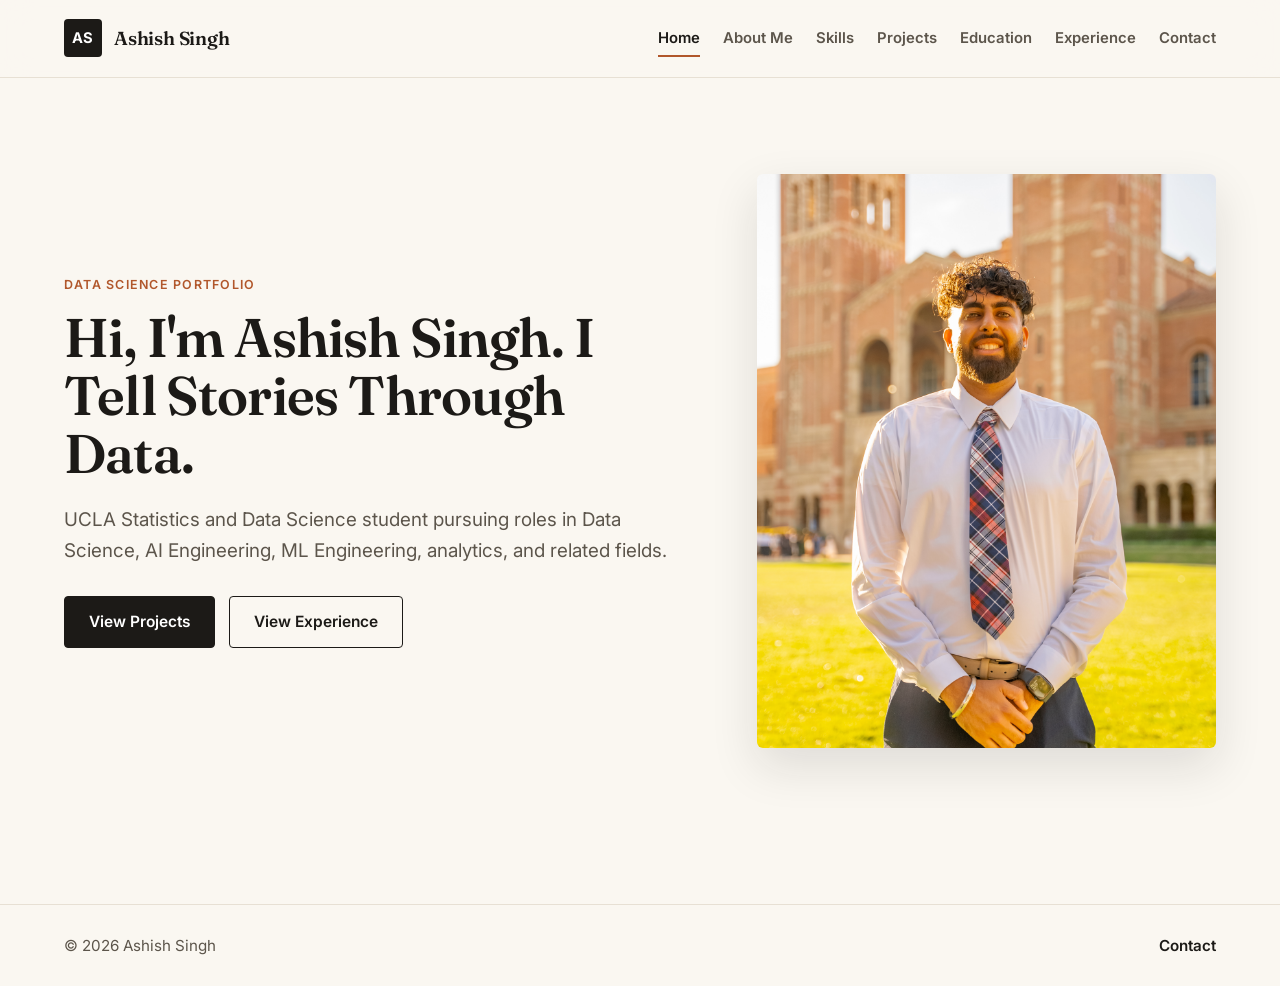
<file: index.html>
<!DOCTYPE html>
<html lang="en">
  <head>
    <meta charset="UTF-8" />
    <meta name="viewport" content="width=device-width, initial-scale=1.0" />
    <title>Ashish Singh | Portfolio</title>
    <meta
      name="description"
      content="Portfolio of Ashish Singh, a UCLA Statistics and Data Science student pursuing Data Science, AI Engineering, and ML Engineering roles. Explore projects, experience, and skills."
    />
    <link rel="canonical" href="https://aashishssingh.github.io/ashish-singh-portfolio.github.io/" />
    <meta property="og:type" content="website" />
    <meta property="og:title" content="Ashish Singh | Portfolio" />
    <meta
      property="og:description"
      content="Portfolio of Ashish Singh, a UCLA Statistics and Data Science student pursuing Data Science, AI Engineering, and ML Engineering roles."
    />
    <meta property="og:url" content="https://aashishssingh.github.io/ashish-singh-portfolio.github.io/" />
    <meta
      property="og:image"
      content="https://aashishssingh.github.io/ashish-singh-portfolio.github.io/assets/og-image.jpg"
    />
    <meta name="twitter:card" content="summary_large_image" />
    <meta name="twitter:title" content="Ashish Singh | Portfolio" />
    <meta
      name="twitter:description"
      content="Portfolio of Ashish Singh, a UCLA Statistics and Data Science student pursuing Data Science, AI Engineering, and ML Engineering roles."
    />
    <meta
      name="twitter:image"
      content="https://aashishssingh.github.io/ashish-singh-portfolio.github.io/assets/og-image.jpg"
    />
    <link rel="stylesheet" href="style.css" />
    <script type="application/ld+json">
      {
        "@context": "https://schema.org",
        "@type": "Person",
        "name": "Ashish Singh",
        "url": "https://aashishssingh.github.io/ashish-singh-portfolio.github.io/",
        "image": "https://aashishssingh.github.io/ashish-singh-portfolio.github.io/assets/og-image.jpg",
        "jobTitle": "Data Scientist",
        "alumniOf": {
          "@type": "CollegeOrUniversity",
          "name": "University of California, Los Angeles"
        },
        "email": "mailto:ashish.530singh@gmail.com",
        "sameAs": [
          "https://www.linkedin.com/in/ashish-530singh",
          "https://github.com/aashishssingh"
        ]
      }
    </script>
  </head>
  <body>
    <header class="site-header">
      <a class="brand" href="index.html" aria-label="Go to home">
        <span class="brand-mark">AS</span>
        <span>Ashish Singh</span>
      </a>

      <button class="nav-toggle" type="button" aria-expanded="false" aria-controls="site-nav">
        <span class="sr-only">Toggle navigation</span>
        <span></span>
        <span></span>
        <span></span>
      </button>

      <nav id="site-nav" class="site-nav" aria-label="Primary navigation">
        <a href="index.html" data-page="home">Home</a>
        <a href="about.html" data-page="about">About Me</a>
        <a href="skills.html" data-page="skills">Skills</a>
        <a href="projects.html" data-page="projects">Projects</a>
        <a href="education.html" data-page="education">Education</a>
        <a href="experience.html" data-page="experience">Experience</a>
        <a href="contact.html" data-page="contact">Contact</a>
      </nav>
    </header>

    <main data-page="home">
      <section class="hero section">
        <div class="hero-content">
          <p class="eyebrow">Data Science Portfolio</p>
          <h1>Hi, I'm Ashish Singh. I Tell Stories Through Data.</h1>
          <p class="hero-copy">
            UCLA Statistics and Data Science student pursuing roles in Data Science,
            AI Engineering, ML Engineering, analytics, and related fields.
          </p>
          <div class="hero-actions">
            <a class="button primary" href="projects.html">View Projects</a>
            <a class="button secondary" href="experience.html">View Experience</a>
          </div>
        </div>
        <div class="hero-visual" aria-label="Portrait of Ashish Singh">
          <img
            src="assets/ashish-graduation.jpeg"
            alt="Ashish Singh standing outdoors in front of a university building"
          />
        </div>
      </section>
    </main>

    <footer class="site-footer">
      <p>&copy; <span id="year"></span> Ashish Singh</p>
      <a href="contact.html">Contact</a>
    </footer>

    <script src="script.js"></script>
  </body>
</html>
</file>
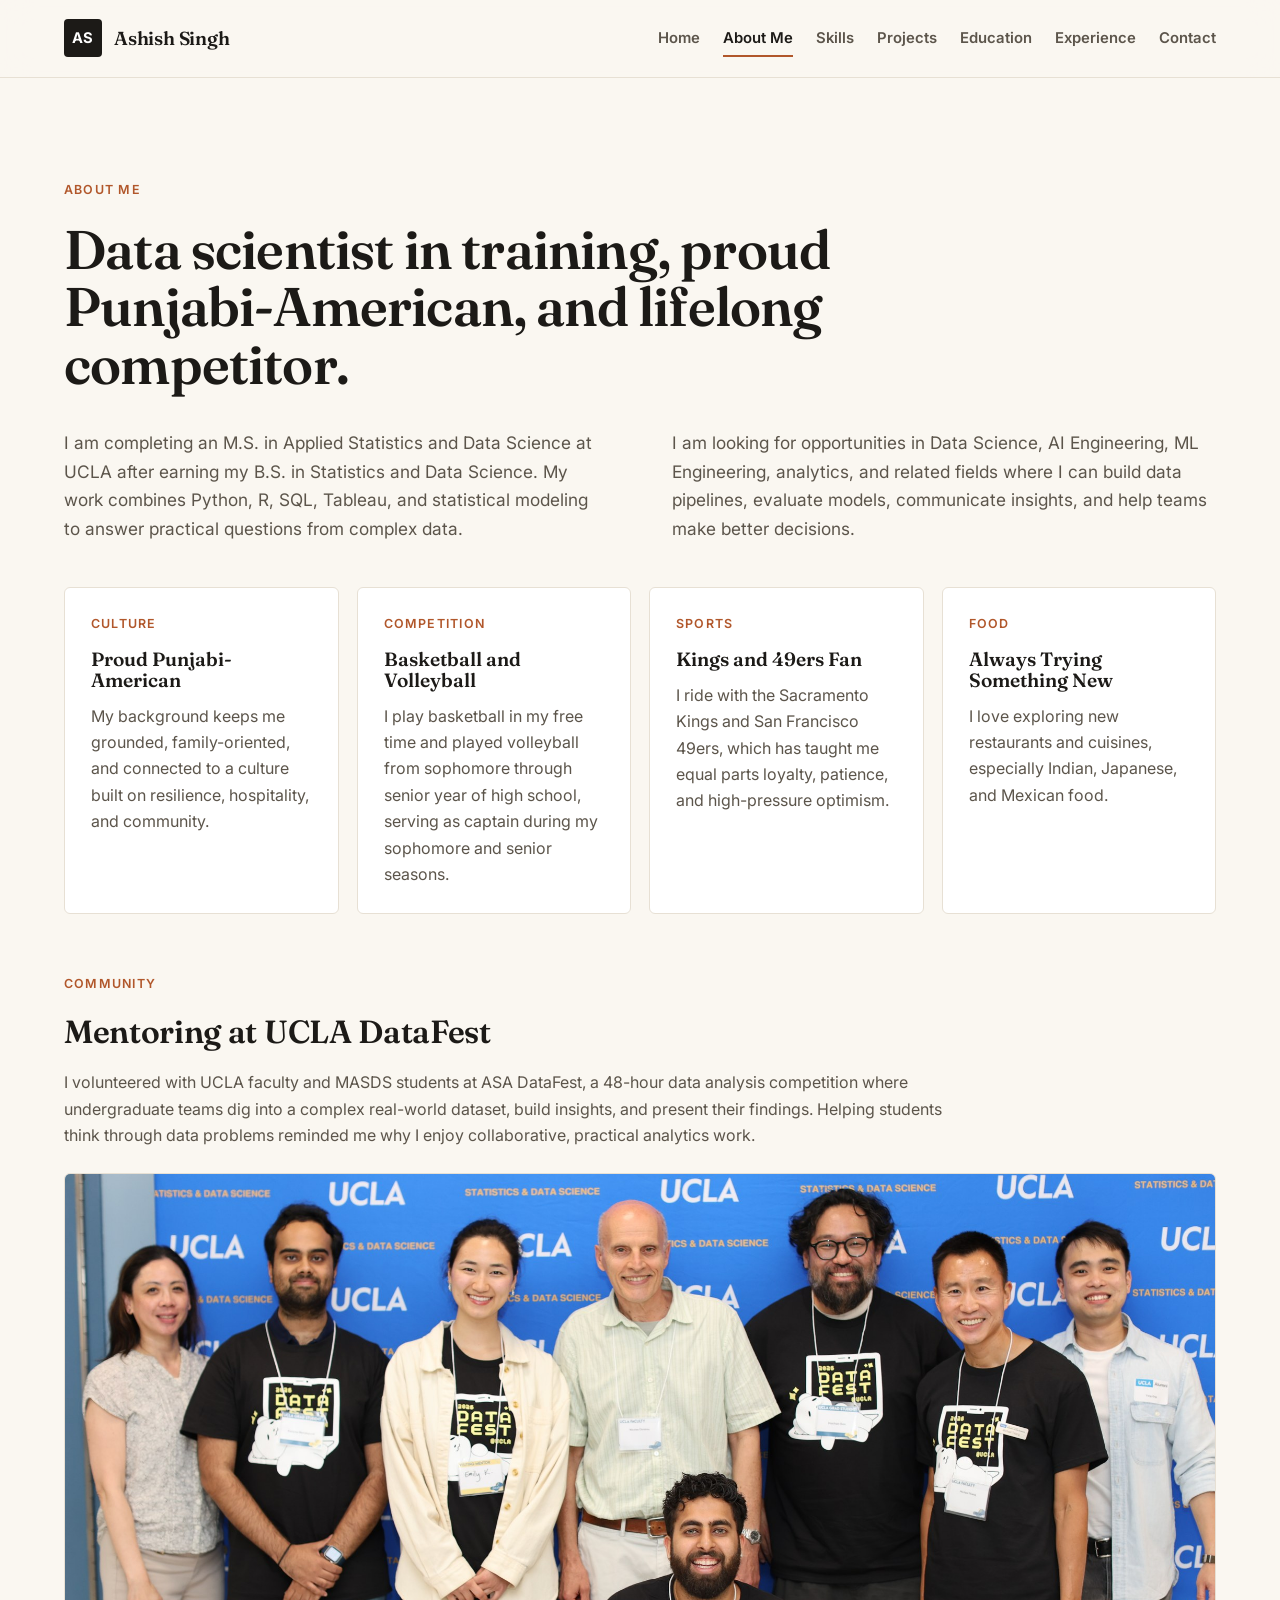
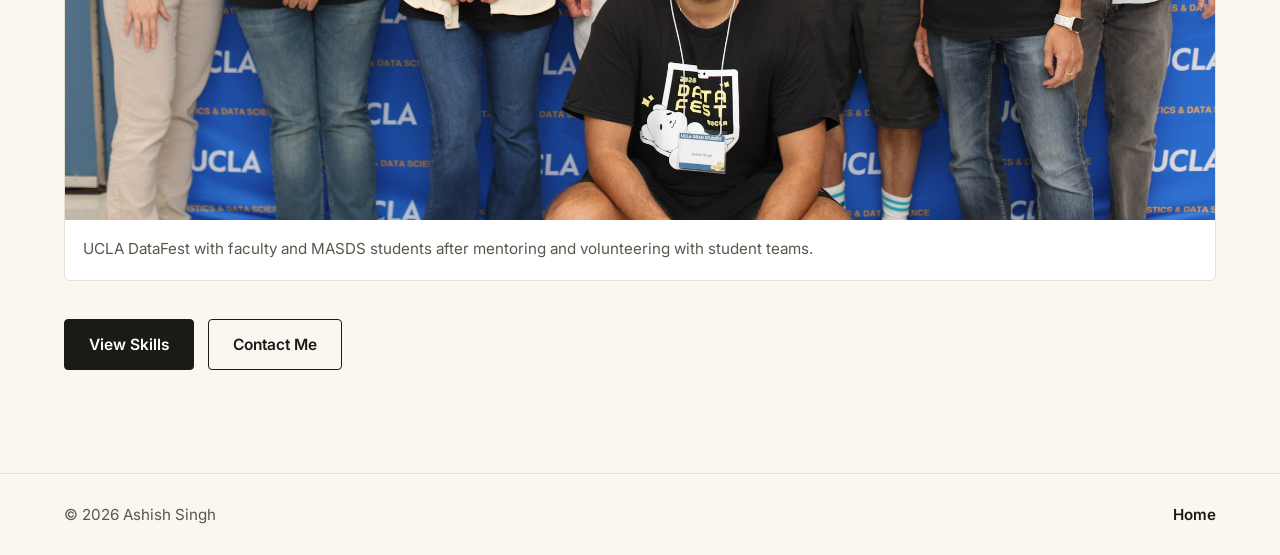
<file: about.html>
<!DOCTYPE html>
<html lang="en">
  <head>
    <meta charset="UTF-8" />
    <meta name="viewport" content="width=device-width, initial-scale=1.0" />
    <title>About Me | Ashish Singh</title>
    <meta
      name="description"
      content="Learn about Ashish Singh: UCLA MASDS student, Punjabi-American, DataFest mentor, and data scientist in training combining Python, R, SQL, and Tableau to answer practical questions."
    />
    <link rel="canonical" href="https://aashishssingh.github.io/ashish-singh-portfolio.github.io/about.html" />
    <meta property="og:type" content="profile" />
    <meta property="og:title" content="About Me | Ashish Singh" />
    <meta
      property="og:description"
      content="Learn about Ashish Singh: UCLA MASDS student, Punjabi-American, DataFest mentor, and data scientist in training."
    />
    <meta property="og:url" content="https://aashishssingh.github.io/ashish-singh-portfolio.github.io/about.html" />
    <meta
      property="og:image"
      content="https://aashishssingh.github.io/ashish-singh-portfolio.github.io/assets/og-image.jpg"
    />
    <meta name="twitter:card" content="summary_large_image" />
    <meta name="twitter:title" content="About Me | Ashish Singh" />
    <meta
      name="twitter:description"
      content="Learn about Ashish Singh: UCLA MASDS student, Punjabi-American, DataFest mentor, and data scientist in training."
    />
    <meta
      name="twitter:image"
      content="https://aashishssingh.github.io/ashish-singh-portfolio.github.io/assets/og-image.jpg"
    />
    <link rel="stylesheet" href="style.css" />
  </head>
  <body>
    <header class="site-header">
      <a class="brand" href="index.html" aria-label="Go to home">
        <span class="brand-mark">AS</span>
        <span>Ashish Singh</span>
      </a>

      <button class="nav-toggle" type="button" aria-expanded="false" aria-controls="site-nav">
        <span class="sr-only">Toggle navigation</span>
        <span></span>
        <span></span>
        <span></span>
      </button>

      <nav id="site-nav" class="site-nav" aria-label="Primary navigation">
        <a href="index.html" data-page="home">Home</a>
        <a href="about.html" data-page="about">About Me</a>
        <a href="skills.html" data-page="skills">Skills</a>
        <a href="projects.html" data-page="projects">Projects</a>
        <a href="education.html" data-page="education">Education</a>
        <a href="experience.html" data-page="experience">Experience</a>
        <a href="contact.html" data-page="contact">Contact</a>
      </nav>
    </header>

    <main class="page-main" data-page="about">
      <section class="section page-section about-section">
        <div class="section-heading">
          <p class="eyebrow">About Me</p>
          <h1>Data scientist in training, proud Punjabi-American, and lifelong competitor.</h1>
        </div>
        <div class="about-grid">
          <p>
            I am completing an M.S. in Applied Statistics and Data Science at UCLA after
            earning my B.S. in Statistics and Data Science. My work combines Python, R, SQL,
            Tableau, and statistical modeling to answer practical questions from complex data.
          </p>
          <p>
            I am looking for opportunities in Data Science, AI Engineering, ML Engineering,
            analytics, and related fields where I can build data pipelines, evaluate models,
            communicate insights, and help teams make better decisions.
          </p>
        </div>
        <div class="personality-grid" aria-label="Personal interests">
          <article>
            <p class="eyebrow">Culture</p>
            <h3>Proud Punjabi-American</h3>
            <p>My background keeps me grounded, family-oriented, and connected to a culture built on resilience, hospitality, and community.</p>
          </article>
          <article>
            <p class="eyebrow">Competition</p>
            <h3>Basketball and Volleyball</h3>
            <p>I play basketball in my free time and played volleyball from sophomore through senior year of high school, serving as captain during my sophomore and senior seasons.</p>
          </article>
          <article>
            <p class="eyebrow">Sports</p>
            <h3>Kings and 49ers Fan</h3>
            <p>I ride with the Sacramento Kings and San Francisco 49ers, which has taught me equal parts loyalty, patience, and high-pressure optimism.</p>
          </article>
          <article>
            <p class="eyebrow">Food</p>
            <h3>Always Trying Something New</h3>
            <p>I love exploring new restaurants and cuisines, especially Indian, Japanese, and Mexican food.</p>
          </article>
        </div>
        <div class="about-photo-section">
          <div class="section-heading">
            <p class="eyebrow">Community</p>
            <h2>Mentoring at UCLA DataFest</h2>
            <p>
              I volunteered with UCLA faculty and MASDS students at ASA DataFest, a
              48-hour data analysis competition where undergraduate teams dig into a
              complex real-world dataset, build insights, and present their findings.
              Helping students think through data problems reminded me why I enjoy
              collaborative, practical analytics work.
            </p>
          </div>
          <div class="photo-grid" aria-label="About Ashish photo gallery">
            <figure class="photo-card wide">
              <img
                src="assets/about/datafest-mentors.jpg"
                alt="Ashish Singh with UCLA faculty and MASDS students volunteering at DataFest"
              />
              <figcaption>
                UCLA DataFest with faculty and MASDS students after mentoring and volunteering with student teams.
              </figcaption>
            </figure>
          </div>
        </div>
        <div class="page-actions">
          <a class="button primary" href="skills.html">View Skills</a>
          <a class="button secondary" href="contact.html">Contact Me</a>
        </div>
      </section>
    </main>

    <footer class="site-footer">
      <p>&copy; <span id="year"></span> Ashish Singh</p>
      <a href="index.html">Home</a>
    </footer>

    <script src="script.js"></script>
  </body>
</html>
</file>
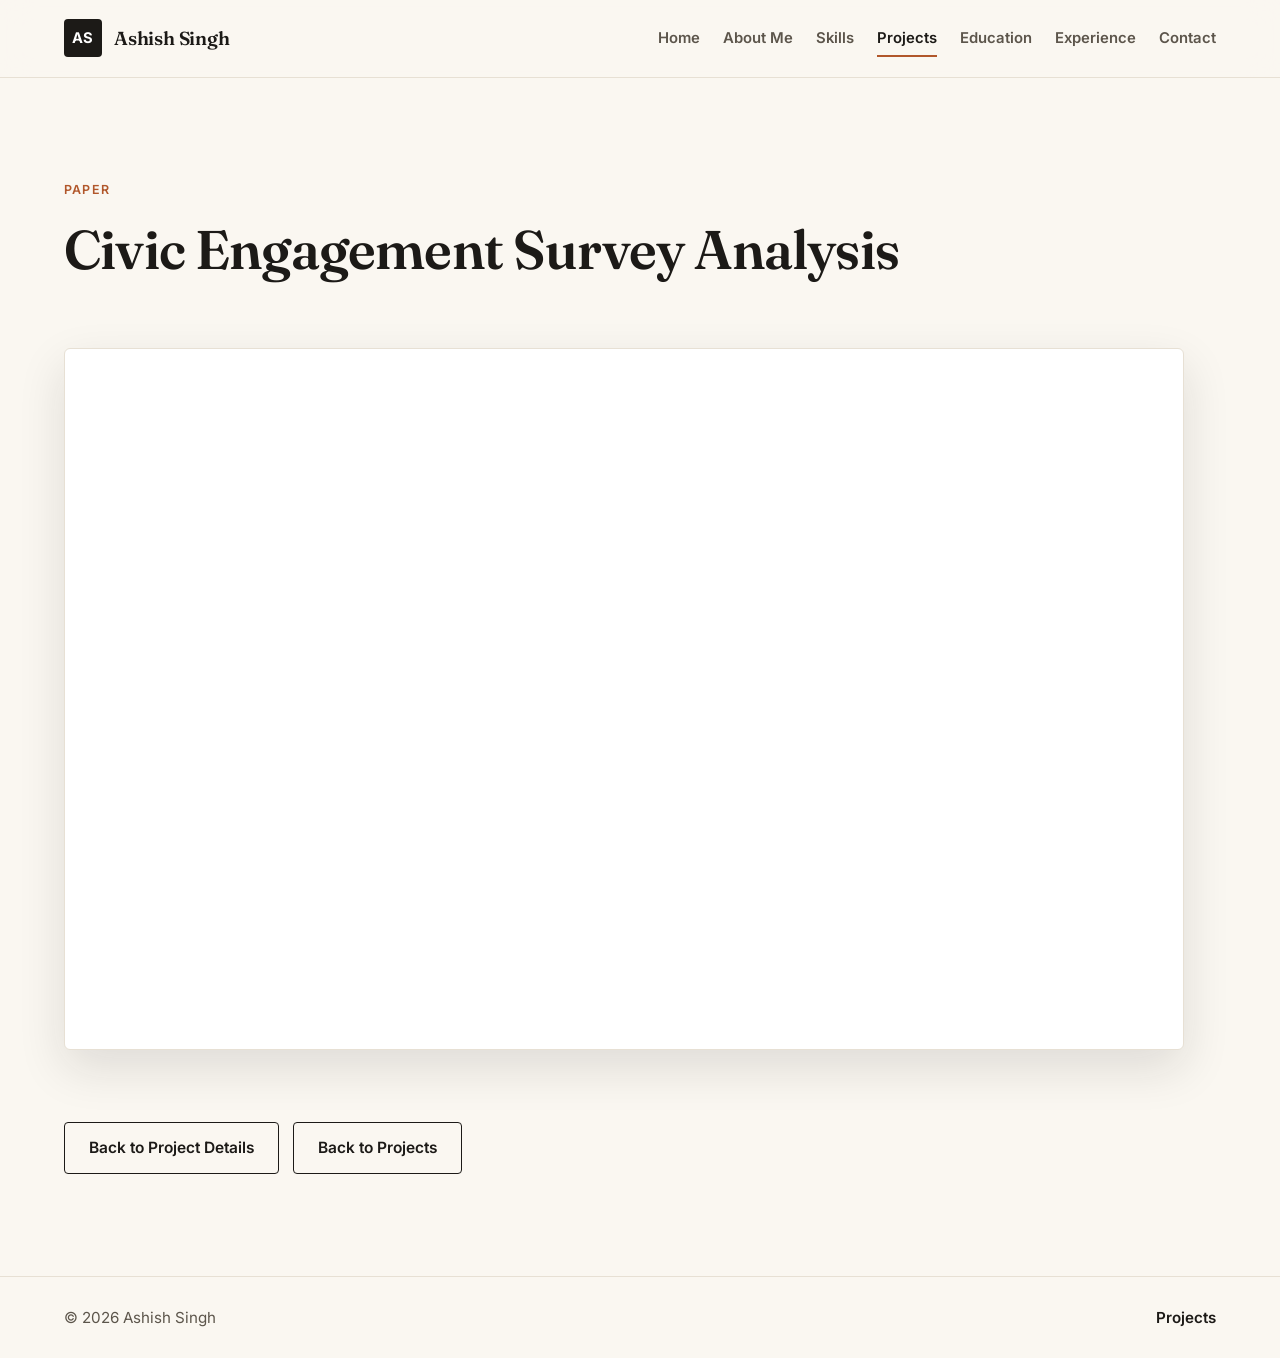
<file: civic-engagement-paper.html>
<!DOCTYPE html>
<html lang="en">
  <head>
    <meta charset="UTF-8" />
    <meta name="viewport" content="width=device-width, initial-scale=1.0" />
    <title>Civic Engagement Paper | Ashish Singh</title>
    <meta
      name="description"
      content="Final report for the Civic Engagement Survey Analysis project by Ashish Singh."
    />
    <link
      rel="canonical"
      href="https://aashishssingh.github.io/ashish-singh-portfolio.github.io/civic-engagement-paper.html"
    />
    <meta property="og:type" content="article" />
    <meta property="og:title" content="Civic Engagement Paper | Ashish Singh" />
    <meta
      property="og:description"
      content="Final report for the Civic Engagement Survey Analysis project."
    />
    <meta
      property="og:url"
      content="https://aashishssingh.github.io/ashish-singh-portfolio.github.io/civic-engagement-paper.html"
    />
    <meta
      property="og:image"
      content="https://aashishssingh.github.io/ashish-singh-portfolio.github.io/assets/og-image.jpg"
    />
    <meta name="twitter:card" content="summary_large_image" />
    <meta name="twitter:title" content="Civic Engagement Paper | Ashish Singh" />
    <meta
      name="twitter:description"
      content="Final report for the Civic Engagement Survey Analysis project."
    />
    <meta
      name="twitter:image"
      content="https://aashishssingh.github.io/ashish-singh-portfolio.github.io/assets/og-image.jpg"
    />
    <link rel="stylesheet" href="style.css" />
    <script type="application/ld+json">
      {
        "@context": "https://schema.org",
        "@type": "BreadcrumbList",
        "itemListElement": [
          {
            "@type": "ListItem",
            "position": 1,
            "name": "Projects",
            "item": "https://aashishssingh.github.io/ashish-singh-portfolio.github.io/projects.html"
          },
          {
            "@type": "ListItem",
            "position": 2,
            "name": "Civic Engagement Survey Analysis",
            "item": "https://aashishssingh.github.io/ashish-singh-portfolio.github.io/civic-engagement.html"
          },
          {
            "@type": "ListItem",
            "position": 3,
            "name": "Paper",
            "item": "https://aashishssingh.github.io/ashish-singh-portfolio.github.io/civic-engagement-paper.html"
          }
        ]
      }
    </script>
  </head>
  <body>
    <header class="site-header">
      <a class="brand" href="index.html" aria-label="Go to home">
        <span class="brand-mark">AS</span>
        <span>Ashish Singh</span>
      </a>

      <button class="nav-toggle" type="button" aria-expanded="false" aria-controls="site-nav">
        <span class="sr-only">Toggle navigation</span>
        <span></span>
        <span></span>
        <span></span>
      </button>

      <nav id="site-nav" class="site-nav" aria-label="Primary navigation">
        <a href="index.html" data-page="home">Home</a>
        <a href="about.html" data-page="about">About Me</a>
        <a href="skills.html" data-page="skills">Skills</a>
        <a href="projects.html" data-page="projects">Projects</a>
        <a href="education.html" data-page="education">Education</a>
        <a href="experience.html" data-page="experience">Experience</a>
        <a href="contact.html" data-page="contact">Contact</a>
      </nav>
    </header>

    <main class="page-main" data-page="projects">
      <section class="section page-section projects-section">
        <div class="project-detail">
          <div class="section-heading">
            <p class="eyebrow">Paper</p>
            <h1>Civic Engagement Survey Analysis</h1>
          </div>
          <section class="paper-viewer" aria-label="Civic Engagement Survey Analysis paper">
            <iframe
              class="paper-frame"
              src="assets/civic-engagement/paper/civic-engagement-final-report.pdf"
              title="Civic Engagement Survey Analysis paper"
            ></iframe>
          </section>
          <div class="page-actions">
            <a class="button secondary" href="civic-engagement.html">Back to Project Details</a>
            <a class="button secondary" href="projects.html">Back to Projects</a>
          </div>
        </div>
      </section>
    </main>

    <footer class="site-footer">
      <p>&copy; <span id="year"></span> Ashish Singh</p>
      <a href="projects.html">Projects</a>
    </footer>

    <script src="script.js"></script>
  </body>
</html>
</file>
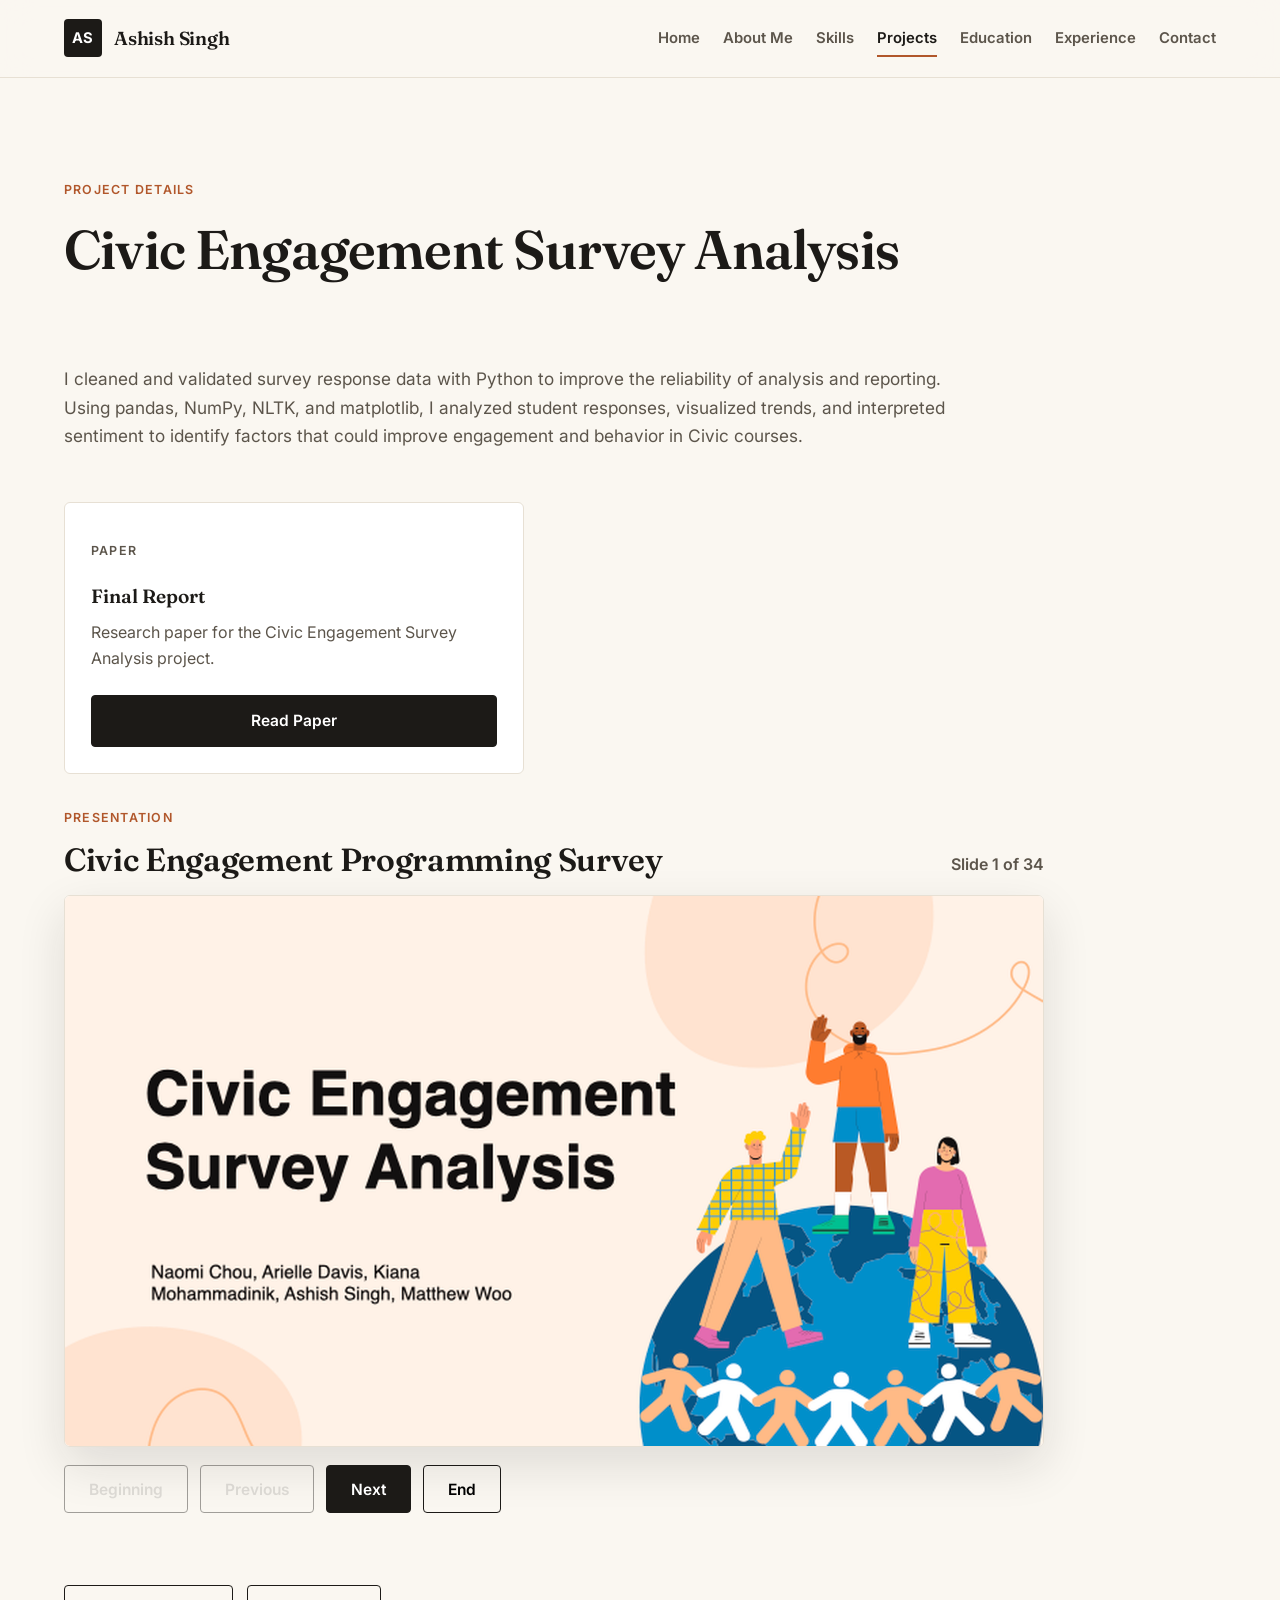
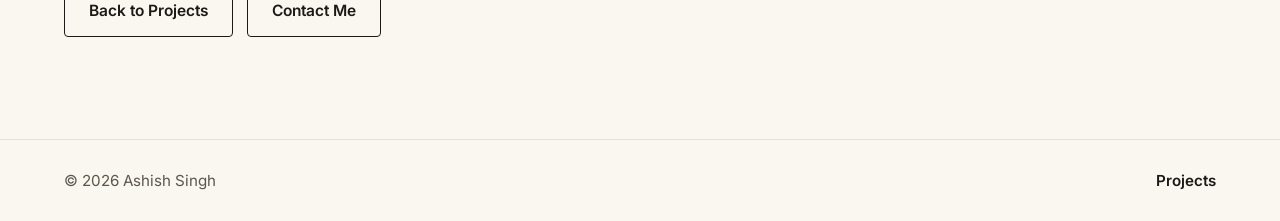
<file: civic-engagement.html>
<!DOCTYPE html>
<html lang="en">
  <head>
    <meta charset="UTF-8" />
    <meta name="viewport" content="width=device-width, initial-scale=1.0" />
    <title>Civic Engagement Survey Analysis | Ashish Singh</title>
    <meta
      name="description"
      content="A survey analytics project by Ashish Singh using Python, pandas, and NLTK to study student engagement and inform future Civic course development at UCLA."
    />
    <link
      rel="canonical"
      href="https://aashishssingh.github.io/ashish-singh-portfolio.github.io/civic-engagement.html"
    />
    <meta property="og:type" content="article" />
    <meta property="og:title" content="Civic Engagement Survey Analysis | Ashish Singh" />
    <meta
      property="og:description"
      content="A survey analytics project using Python, pandas, and NLTK to study student engagement and inform Civic course development."
    />
    <meta
      property="og:url"
      content="https://aashishssingh.github.io/ashish-singh-portfolio.github.io/civic-engagement.html"
    />
    <meta
      property="og:image"
      content="https://aashishssingh.github.io/ashish-singh-portfolio.github.io/assets/og-image.jpg"
    />
    <meta name="twitter:card" content="summary_large_image" />
    <meta name="twitter:title" content="Civic Engagement Survey Analysis | Ashish Singh" />
    <meta
      name="twitter:description"
      content="A survey analytics project using Python, pandas, and NLTK to study student engagement and inform Civic course development."
    />
    <meta
      name="twitter:image"
      content="https://aashishssingh.github.io/ashish-singh-portfolio.github.io/assets/og-image.jpg"
    />
    <link rel="stylesheet" href="style.css" />
    <script type="application/ld+json">
      {
        "@context": "https://schema.org",
        "@type": "BreadcrumbList",
        "itemListElement": [
          {
            "@type": "ListItem",
            "position": 1,
            "name": "Projects",
            "item": "https://aashishssingh.github.io/ashish-singh-portfolio.github.io/projects.html"
          },
          {
            "@type": "ListItem",
            "position": 2,
            "name": "Civic Engagement Survey Analysis",
            "item": "https://aashishssingh.github.io/ashish-singh-portfolio.github.io/civic-engagement.html"
          }
        ]
      }
    </script>
  </head>
  <body>
    <header class="site-header">
      <a class="brand" href="index.html" aria-label="Go to home">
        <span class="brand-mark">AS</span>
        <span>Ashish Singh</span>
      </a>

      <button class="nav-toggle" type="button" aria-expanded="false" aria-controls="site-nav">
        <span class="sr-only">Toggle navigation</span>
        <span></span>
        <span></span>
        <span></span>
      </button>

      <nav id="site-nav" class="site-nav" aria-label="Primary navigation">
        <a href="index.html" data-page="home">Home</a>
        <a href="about.html" data-page="about">About Me</a>
        <a href="skills.html" data-page="skills">Skills</a>
        <a href="projects.html" data-page="projects">Projects</a>
        <a href="education.html" data-page="education">Education</a>
        <a href="experience.html" data-page="experience">Experience</a>
        <a href="contact.html" data-page="contact">Contact</a>
      </nav>
    </header>

    <main class="page-main" data-page="projects">
      <section class="section page-section projects-section">
        <div class="project-detail">
          <div class="section-heading">
            <p class="eyebrow">Project Details</p>
            <h1>Civic Engagement Survey Analysis</h1>
          </div>
          <div class="project-detail-copy">
            <p>
              I cleaned and validated survey response data with Python to improve the
              reliability of analysis and reporting. Using pandas, NumPy, NLTK, and
              matplotlib, I analyzed student responses, visualized trends, and interpreted
              sentiment to identify factors that could improve engagement and behavior in
              Civic courses.
            </p>
          </div>
          <div class="artifact-grid single-artifact" aria-label="Civic Engagement project files">
            <article class="artifact-card">
              <div>
                <p class="eyebrow">Paper</p>
                <h3>Final Report</h3>
                <p>Research paper for the Civic Engagement Survey Analysis project.</p>
              </div>
              <a class="button primary" href="civic-engagement-paper.html">Read Paper</a>
            </article>
          </div>
          <section class="slide-viewer" aria-label="Civic Engagement slide presentation">
            <div class="slide-viewer-header">
              <div>
                <p class="eyebrow">Presentation</p>
                <h2>Civic Engagement Programming Survey</h2>
              </div>
              <p class="slide-counter" aria-live="polite">
                Slide <span id="current-slide">1</span> of <span id="total-slides">34</span>
              </p>
            </div>
            <div
              class="slide-stage"
              data-slide-base="assets/civic-engagement/slides/slides."
              data-slide-count="34"
              data-slide-title="Civic Engagement Programming Survey"
              data-slide-version="hires-20260516"
            >
              <img
                id="presentation-slide"
                src="assets/civic-engagement/slides/slides.001.png?v=hires-20260516"
                alt="Civic Engagement Programming Survey slide 1"
              />
            </div>
            <div class="slide-controls">
              <button class="button secondary" type="button" id="first-slide">Beginning</button>
              <button class="button secondary" type="button" id="prev-slide">Previous</button>
              <button class="button primary" type="button" id="next-slide">Next</button>
              <button class="button secondary" type="button" id="last-slide">End</button>
            </div>
          </section>
          <div class="page-actions">
            <a class="button secondary" href="projects.html">Back to Projects</a>
            <a class="button secondary" href="contact.html">Contact Me</a>
          </div>
        </div>
      </section>
    </main>

    <footer class="site-footer">
      <p>&copy; <span id="year"></span> Ashish Singh</p>
      <a href="projects.html">Projects</a>
    </footer>

    <script src="script.js?v=civic-slideshow"></script>
  </body>
</html>
</file>
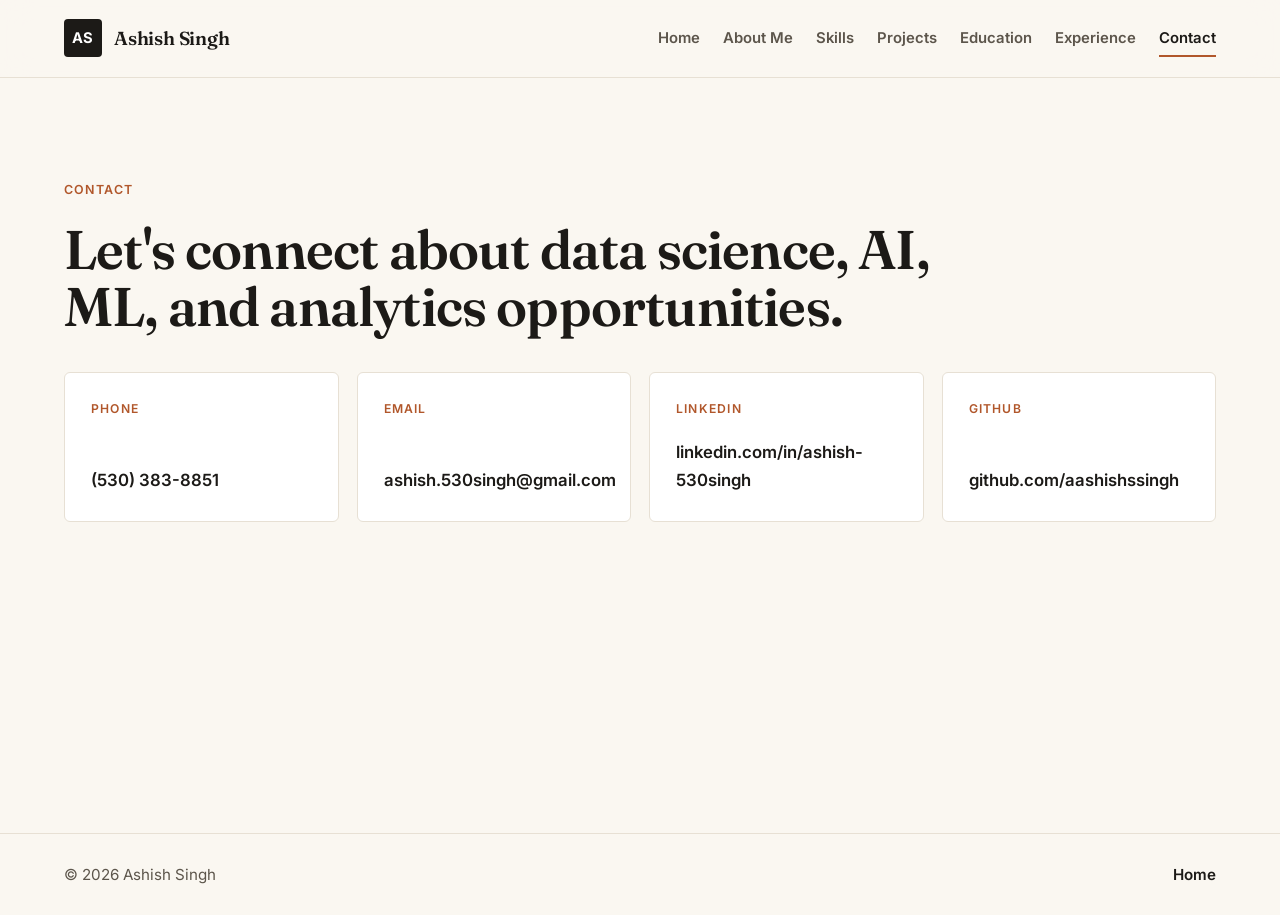
<file: contact.html>
<!DOCTYPE html>
<html lang="en">
  <head>
    <meta charset="UTF-8" />
    <meta name="viewport" content="width=device-width, initial-scale=1.0" />
    <title>Contact | Ashish Singh</title>
    <meta
      name="description"
      content="Get in touch with Ashish Singh about Data Science, AI Engineering, ML Engineering, and analytics opportunities."
    />
    <link rel="canonical" href="https://aashishssingh.github.io/ashish-singh-portfolio.github.io/contact.html" />
    <meta property="og:type" content="website" />
    <meta property="og:title" content="Contact | Ashish Singh" />
    <meta
      property="og:description"
      content="Get in touch with Ashish Singh about Data Science, AI Engineering, ML Engineering, and analytics opportunities."
    />
    <meta property="og:url" content="https://aashishssingh.github.io/ashish-singh-portfolio.github.io/contact.html" />
    <meta
      property="og:image"
      content="https://aashishssingh.github.io/ashish-singh-portfolio.github.io/assets/og-image.jpg"
    />
    <meta name="twitter:card" content="summary_large_image" />
    <meta name="twitter:title" content="Contact | Ashish Singh" />
    <meta
      name="twitter:description"
      content="Get in touch with Ashish Singh about Data Science, AI Engineering, ML Engineering, and analytics opportunities."
    />
    <meta
      name="twitter:image"
      content="https://aashishssingh.github.io/ashish-singh-portfolio.github.io/assets/og-image.jpg"
    />
    <link rel="stylesheet" href="style.css" />
  </head>
  <body>
    <header class="site-header">
      <a class="brand" href="index.html" aria-label="Go to home">
        <span class="brand-mark">AS</span>
        <span>Ashish Singh</span>
      </a>

      <button class="nav-toggle" type="button" aria-expanded="false" aria-controls="site-nav">
        <span class="sr-only">Toggle navigation</span>
        <span></span>
        <span></span>
        <span></span>
      </button>

      <nav id="site-nav" class="site-nav" aria-label="Primary navigation">
        <a href="index.html" data-page="home">Home</a>
        <a href="about.html" data-page="about">About Me</a>
        <a href="skills.html" data-page="skills">Skills</a>
        <a href="projects.html" data-page="projects">Projects</a>
        <a href="education.html" data-page="education">Education</a>
        <a href="experience.html" data-page="experience">Experience</a>
        <a href="contact.html" data-page="contact">Contact</a>
      </nav>
    </header>

    <main class="page-main" data-page="contact">
      <section class="section page-section contact-section">
        <div class="section-heading">
          <p class="eyebrow">Contact</p>
          <h1>Let's connect about data science, AI, ML, and analytics opportunities.</h1>
        </div>
        <div class="contact-grid">
          <a href="tel:+15303838851">
            <span>Phone</span>
            (530) 383-8851
          </a>
          <a href="mailto:ashish.530singh@gmail.com">
            <span>Email</span>
            ashish.530singh@gmail.com
          </a>
          <a href="https://www.linkedin.com/in/ashish-530singh" target="_blank" rel="noreferrer">
            <span>LinkedIn</span>
            linkedin.com/in/ashish-530singh
          </a>
          <a href="https://github.com/aashishssingh" target="_blank" rel="noreferrer">
            <span>GitHub</span>
            github.com/aashishssingh
          </a>
        </div>
      </section>
    </main>

    <footer class="site-footer">
      <p>&copy; <span id="year"></span> Ashish Singh</p>
      <a href="index.html">Home</a>
    </footer>

    <script src="script.js"></script>
  </body>
</html>
</file>
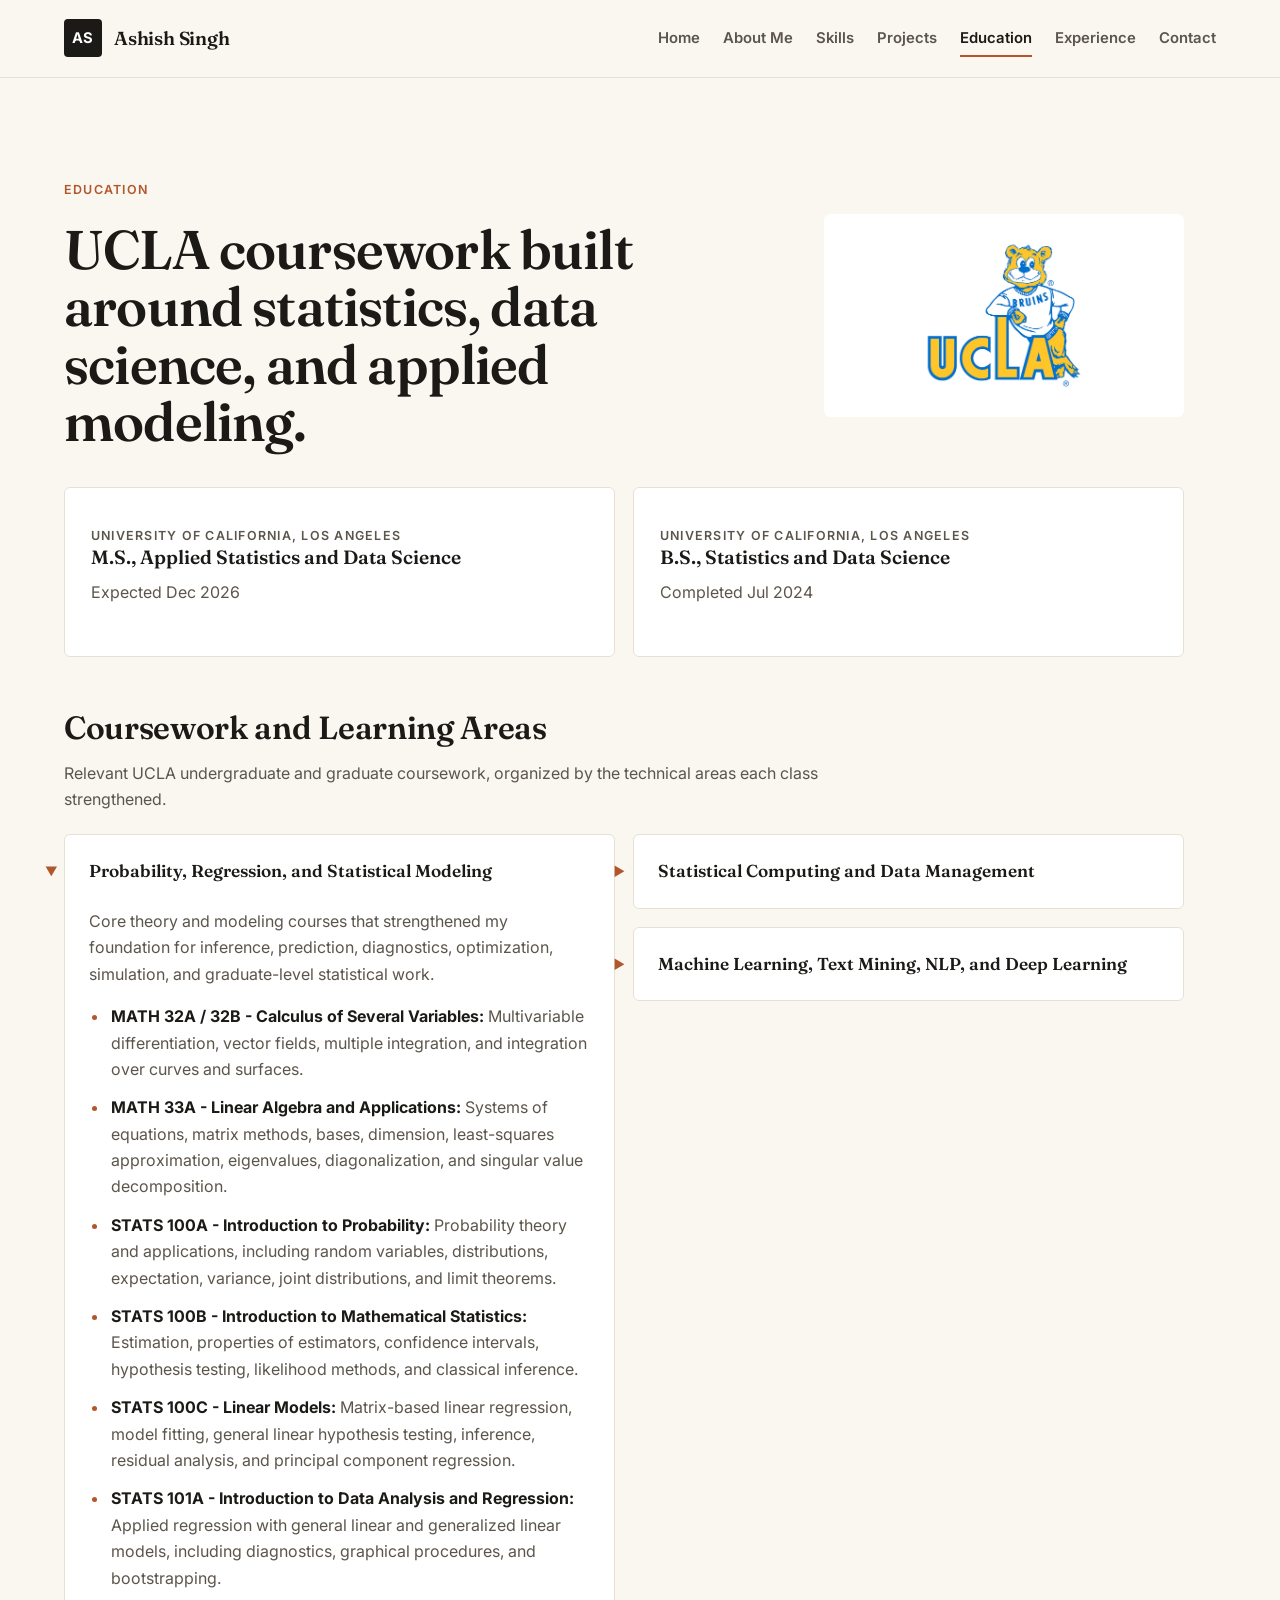
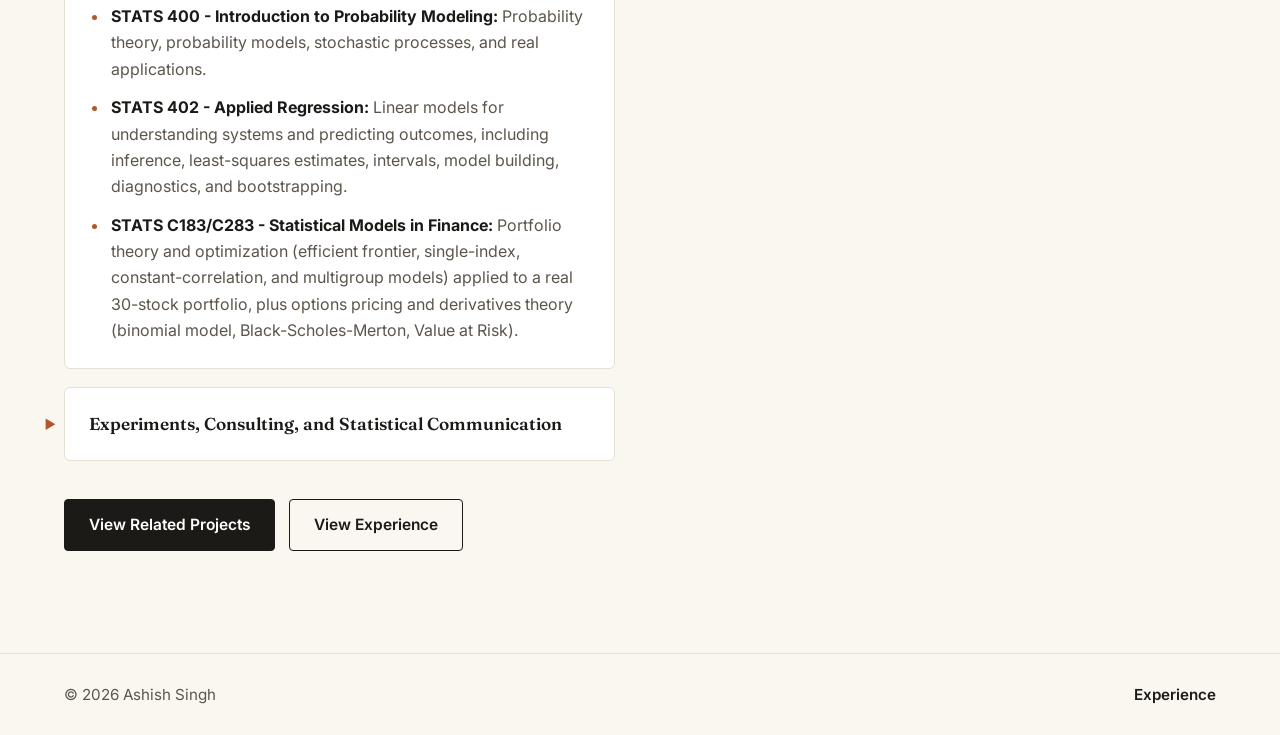
<file: education.html>
<!DOCTYPE html>
<html lang="en">
  <head>
    <meta charset="UTF-8" />
    <meta name="viewport" content="width=device-width, initial-scale=1.0" />
    <title>Education | Ashish Singh</title>
    <meta
      name="description"
      content="Ashish Singh's UCLA coursework and degrees: M.S. in Applied Statistics and Data Science and B.S. in Statistics and Data Science, covering probability, regression, computing, and machine learning."
    />
    <link rel="canonical" href="https://aashishssingh.github.io/ashish-singh-portfolio.github.io/education.html" />
    <meta property="og:type" content="website" />
    <meta property="og:title" content="Education | Ashish Singh" />
    <meta
      property="og:description"
      content="Ashish Singh's UCLA coursework and degrees in Applied Statistics and Data Science."
    />
    <meta property="og:url" content="https://aashishssingh.github.io/ashish-singh-portfolio.github.io/education.html" />
    <meta
      property="og:image"
      content="https://aashishssingh.github.io/ashish-singh-portfolio.github.io/assets/og-image.jpg"
    />
    <meta name="twitter:card" content="summary_large_image" />
    <meta name="twitter:title" content="Education | Ashish Singh" />
    <meta
      name="twitter:description"
      content="Ashish Singh's UCLA coursework and degrees in Applied Statistics and Data Science."
    />
    <meta
      name="twitter:image"
      content="https://aashishssingh.github.io/ashish-singh-portfolio.github.io/assets/og-image.jpg"
    />
    <link rel="stylesheet" href="style.css" />
    <script type="application/ld+json">
      {
        "@context": "https://schema.org",
        "@type": "Person",
        "name": "Ashish Singh",
        "hasCredential": [
          {
            "@type": "EducationalOccupationalCredential",
            "credentialCategory": "degree",
            "name": "M.S., Applied Statistics and Data Science",
            "recognizedBy": {
              "@type": "CollegeOrUniversity",
              "name": "University of California, Los Angeles"
            }
          },
          {
            "@type": "EducationalOccupationalCredential",
            "credentialCategory": "degree",
            "name": "B.S., Statistics and Data Science",
            "recognizedBy": {
              "@type": "CollegeOrUniversity",
              "name": "University of California, Los Angeles"
            }
          }
        ]
      }
    </script>
  </head>
  <body>
    <header class="site-header">
      <a class="brand" href="index.html" aria-label="Go to home">
        <span class="brand-mark">AS</span>
        <span>Ashish Singh</span>
      </a>

      <button class="nav-toggle" type="button" aria-expanded="false" aria-controls="site-nav">
        <span class="sr-only">Toggle navigation</span>
        <span></span>
        <span></span>
        <span></span>
      </button>

      <nav id="site-nav" class="site-nav" aria-label="Primary navigation">
        <a href="index.html" data-page="home">Home</a>
        <a href="about.html" data-page="about">About Me</a>
        <a href="skills.html" data-page="skills">Skills</a>
        <a href="projects.html" data-page="projects">Projects</a>
        <a href="education.html" data-page="education">Education</a>
        <a href="experience.html" data-page="experience">Experience</a>
        <a href="contact.html" data-page="contact">Contact</a>
      </nav>
    </header>

    <main class="page-main" data-page="education">
      <section class="section page-section education-section">
        <div class="education-hero">
          <div class="section-heading">
            <p class="eyebrow">Education</p>
            <h1>UCLA coursework built around statistics, data science, and applied modeling.</h1>
          </div>
          <figure class="education-spirit">
            <img
              src="assets/education/ucla-joe-bruin.jpg"
              alt="Vintage UCLA Joe Bruin spirit mark"
              width="1528"
              height="858"
            />
          </figure>
        </div>

        <div class="education-overview">
          <article class="degree-card">
            <p class="eyebrow">University of California, Los Angeles</p>
            <h3>M.S., Applied Statistics and Data Science</h3>
            <p>Expected Dec 2026</p>
          </article>
          <article class="degree-card">
            <p class="eyebrow">University of California, Los Angeles</p>
            <h3>B.S., Statistics and Data Science</h3>
            <p>Completed Jul 2024</p>
          </article>
        </div>

        <div class="coursework-intro">
          <h2>Coursework and Learning Areas</h2>
          <p>
            Relevant UCLA undergraduate and graduate coursework, organized by the
            technical areas each class strengthened.
          </p>
        </div>

        <div class="coursework-grid">
          <div class="coursework-column">
            <details class="course-card course-card-probability" open>
              <summary>Probability, Regression, and Statistical Modeling</summary>
              <p>
                Core theory and modeling courses that strengthened my foundation for
                inference, prediction, diagnostics, optimization, simulation, and
                graduate-level statistical work.
              </p>
              <ul class="course-list">
                <li>
                  <strong>MATH 32A / 32B - Calculus of Several Variables:</strong>
                  Multivariable differentiation, vector fields, multiple integration,
                  and integration over curves and surfaces.
                </li>
                <li>
                  <strong>MATH 33A - Linear Algebra and Applications:</strong>
                  Systems of equations, matrix methods, bases, dimension,
                  least-squares approximation, eigenvalues, diagonalization, and
                  singular value decomposition.
                </li>
                <li>
                  <strong>STATS 100A - Introduction to Probability:</strong>
                  Probability theory and applications, including random variables,
                  distributions, expectation, variance, joint distributions, and limit
                  theorems.
                </li>
                <li>
                  <strong>STATS 100B - Introduction to Mathematical Statistics:</strong>
                  Estimation, properties of estimators, confidence intervals,
                  hypothesis testing, likelihood methods, and classical inference.
                </li>
                <li>
                  <strong>STATS 100C - Linear Models:</strong>
                  Matrix-based linear regression, model fitting, general linear
                  hypothesis testing, inference, residual analysis, and principal
                  component regression.
                </li>
                <li>
                  <strong>STATS 101A - Introduction to Data Analysis and Regression:</strong>
                  Applied regression with general linear and generalized linear models,
                  including diagnostics, graphical procedures, and bootstrapping.
                </li>
                <li>
                  <strong>STATS 400 - Introduction to Probability Modeling:</strong>
                  Probability theory, probability models, stochastic processes, and
                  real applications.
                </li>
                <li>
                  <strong>STATS 402 - Applied Regression:</strong>
                  Linear models for understanding systems and predicting outcomes,
                  including inference, least-squares estimates, intervals, model
                  building, diagnostics, and bootstrapping.
                </li>
                <li>
                  <strong>STATS C183/C283 - Statistical Models in Finance:</strong>
                  Portfolio theory and optimization (efficient frontier, single-index,
                  constant-correlation, and multigroup models) applied to a real
                  30-stock portfolio, plus options pricing and derivatives theory
                  (binomial model, Black-Scholes-Merton, Value at Risk).
                </li>
              </ul>
            </details>
            <details class="course-card course-card-experiments">
              <summary>Experiments, Consulting, and Statistical Communication</summary>
              <p>
                Courses focused on experiment-driven decisions, stakeholder
                communication, and translating statistical work into useful
                recommendations.
              </p>
              <ul class="course-list">
                <li>
                  <strong>STATS 101B - Introduction to Design and Analysis of Experiments:</strong>
                  Experimental design fundamentals, including randomization, blocking,
                  ANOVA, multiple comparisons, power, sample size, and block designs.
                </li>
                <li>
                  <strong>STATS 140XP / 141XP - Practice of Statistical Consulting:</strong>
                  Two-term consulting sequence for real-world data projects, including
                  framing statistical questions, modeling, analysis, client
                  communication, and final presentations.
                </li>
                <li>
                  <strong>STATS 419 - Experimental Design:</strong>
                  Randomization, blocking, treatment comparisons, factorial designs,
                  Latin squares, fractional factorial designs, and response surfaces.
                </li>
                <li>
                  <strong>STATS 421 - Advanced Statistical Communication:</strong>
                  Verbal and written communication for statistics in workplace
                  settings, with emphasis on explaining scientific and analytical
                  results clearly.
                </li>
              </ul>
            </details>
          </div>
          <div class="coursework-column">
            <details class="course-card course-card-computing">
              <summary>Statistical Computing and Data Management</summary>
              <p>
                Hands-on coursework focused on building reliable data workflows,
                writing analysis code, querying databases, and preparing messy data for
                modeling and reporting.
              </p>
              <ul class="course-list">
                <li>
                  <strong>STATS 20 - Introduction to Statistical Programming with R:</strong>
                  R programming for upper-division statistics, including data
                  management, basic programming, and statistical graphics.
                </li>
                <li>
                  <strong>STATS 102A - Introduction to Computational Statistics with R:</strong>
                  Numerical and computationally intensive methods, including
                  statistical graphics, root finding, simulation, randomization
                  testing, bootstrapping, and advanced R programming.
                </li>
                <li>
                  <strong>STATS 102B - Introduction to Computation and Optimization for Statistics:</strong>
                  Vector and matrix computation, PCA, clustering, gradient-based
                  optimization, the EM algorithm, dynamic programming, and programming
                  for statistical problems.
                </li>
                <li>
                  <strong>STATS 102C - Introduction to Monte Carlo Methods:</strong>
                  Random number generation, rejection and importance sampling, MCMC,
                  Markov chain theory, Metropolis and Gibbs sampling, and simulation
                  implementation.
                </li>
                <li>
                  <strong>STATS 404 - Statistical Computing and Programming:</strong>
                  Statistical programming with Python and SQL, including analysis of
                  real datasets and technical collaboration practices.
                </li>
                <li>
                  <strong>STATS 405 - Data Management:</strong>
                  Reading and writing data, databases, cleaning, validation,
                  transformation, exploratory analysis, visualization, data mining,
                  security, ethics, and scalability.
                </li>
                <li>
                  <strong>STATS 418 - Tools in Data Science:</strong>
                  Applied data-science tooling across the full pipeline:
                  acquisition, SQL-based joins with sqldf, exploratory analysis in R
                  and Tableau, and inference/prediction modeling including random
                  forests via ranger, with AI-assisted workflows verified at every
                  step in a term-long project.
                </li>
              </ul>
            </details>
            <details class="course-card course-card-ml">
              <summary>Machine Learning, Text Mining, NLP, and Deep Learning</summary>
              <p>
                Courses that move from data mining and text analysis into modern AI,
                natural language processing, and deep-learning methods.
              </p>
              <ul class="course-list">
                <li>
                  <strong>DGT HUM 101 - Introduction to Digital Humanities:</strong>
                  Digital-world foundations, media and information technologies, and
                  project work involving data gathering, cleaning, parsing,
                  visualization, and web-based presentation.
                </li>
                <li>
                  <strong>STATS 101C - Introduction to Statistical Models and Data Mining:</strong>
                  Regression and data-mining methods, with emphasis on model diagnosis,
                  modern regression extensions, and data-driven pattern discovery.
                </li>
                <li>
                  <strong>STATS 133 - Introduction to Text Mining Using R:</strong>
                  Text data concepts, text-mining tools, natural language processing,
                  clustering, classification, and statistical modeling on textual data.
                </li>
                <li>
                  <strong>STATS 425 - Large Language Models in Text Mining:</strong>
                  Text handling, natural language engineering, text-mining tools, and
                  statistical modeling on textual data.
                </li>
                <li>
                  <strong>STATS 426 - Deep Learning:</strong>
                  Graduate-level deep learning coursework focused on modern neural
                  network methods and their applications.
                </li>
              </ul>
            </details>
          </div>
        </div>

        <div class="page-actions">
          <a class="button primary" href="projects.html">View Related Projects</a>
          <a class="button secondary" href="experience.html">View Experience</a>
        </div>
      </section>
    </main>

    <footer class="site-footer">
      <p>&copy; <span id="year"></span> Ashish Singh</p>
      <a href="experience.html">Experience</a>
    </footer>

    <script src="script.js?v=course-animations-3"></script>
  </body>
</html>
</file>
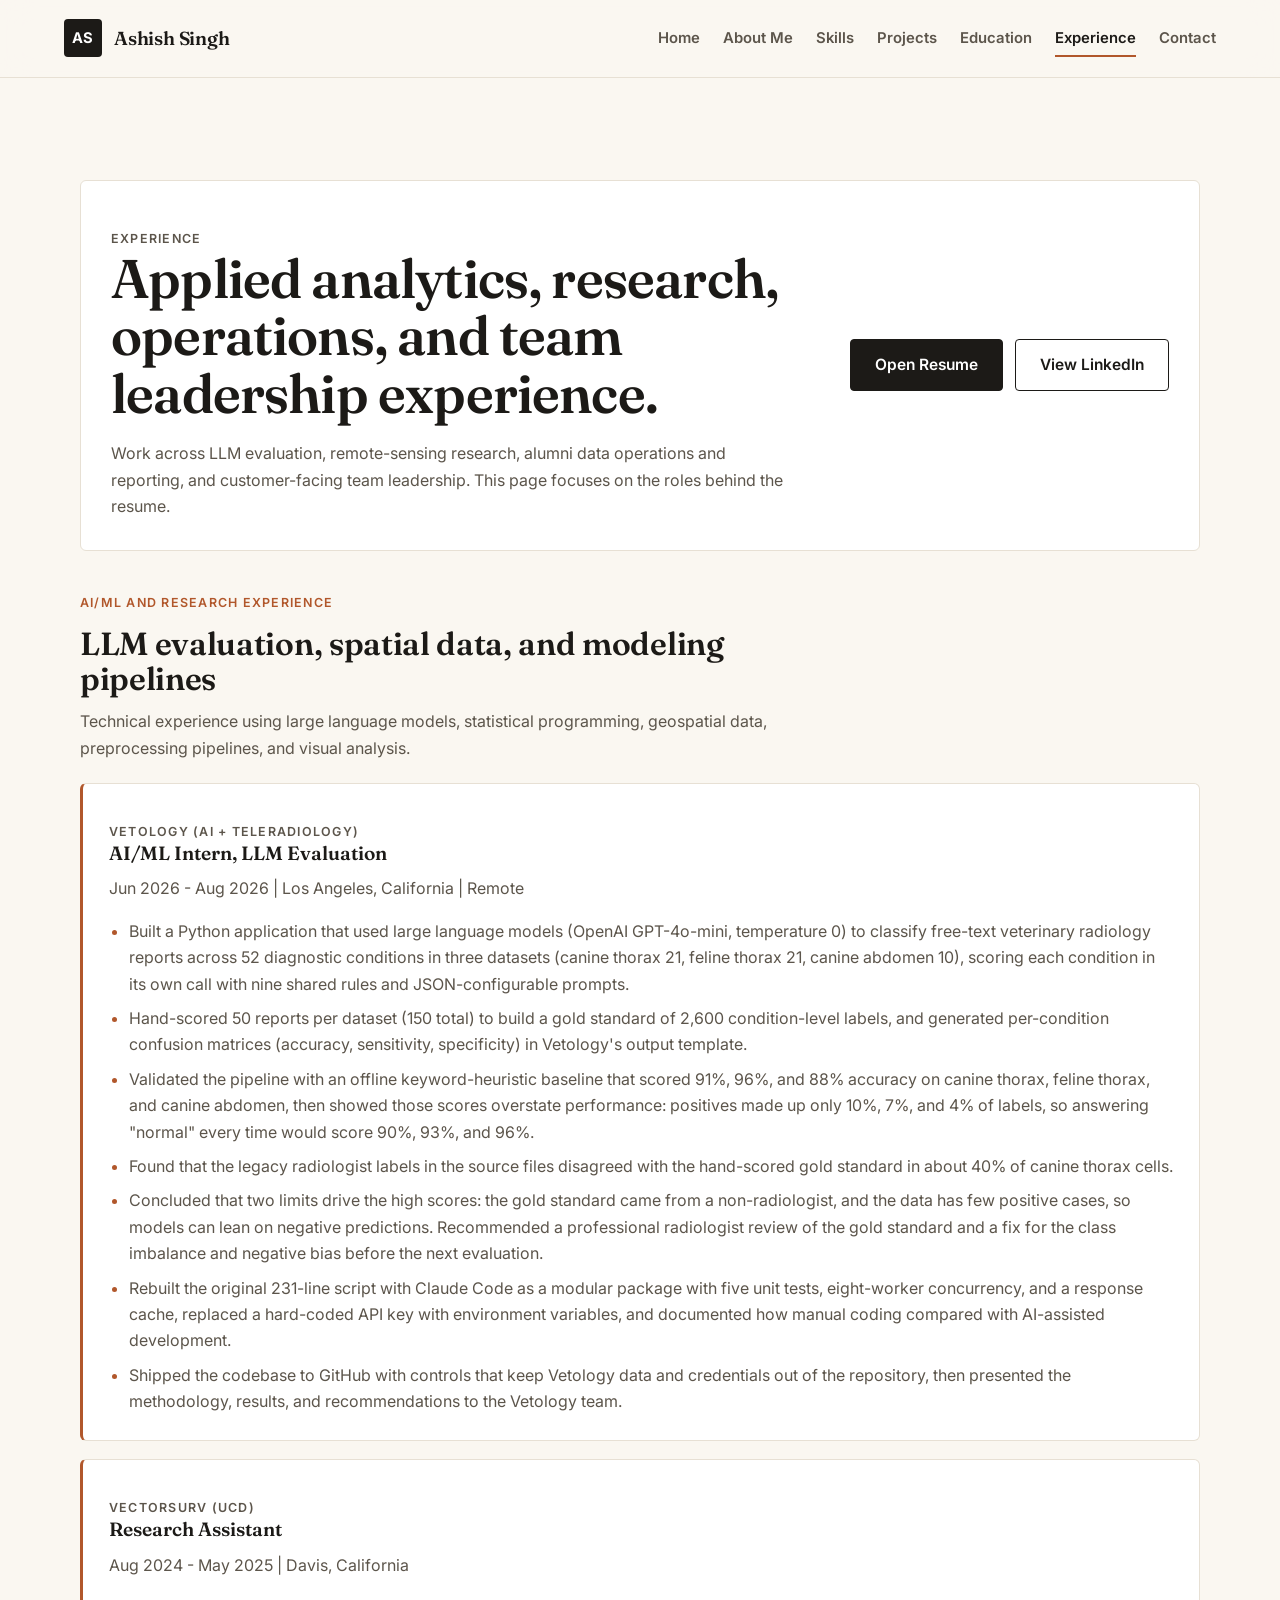
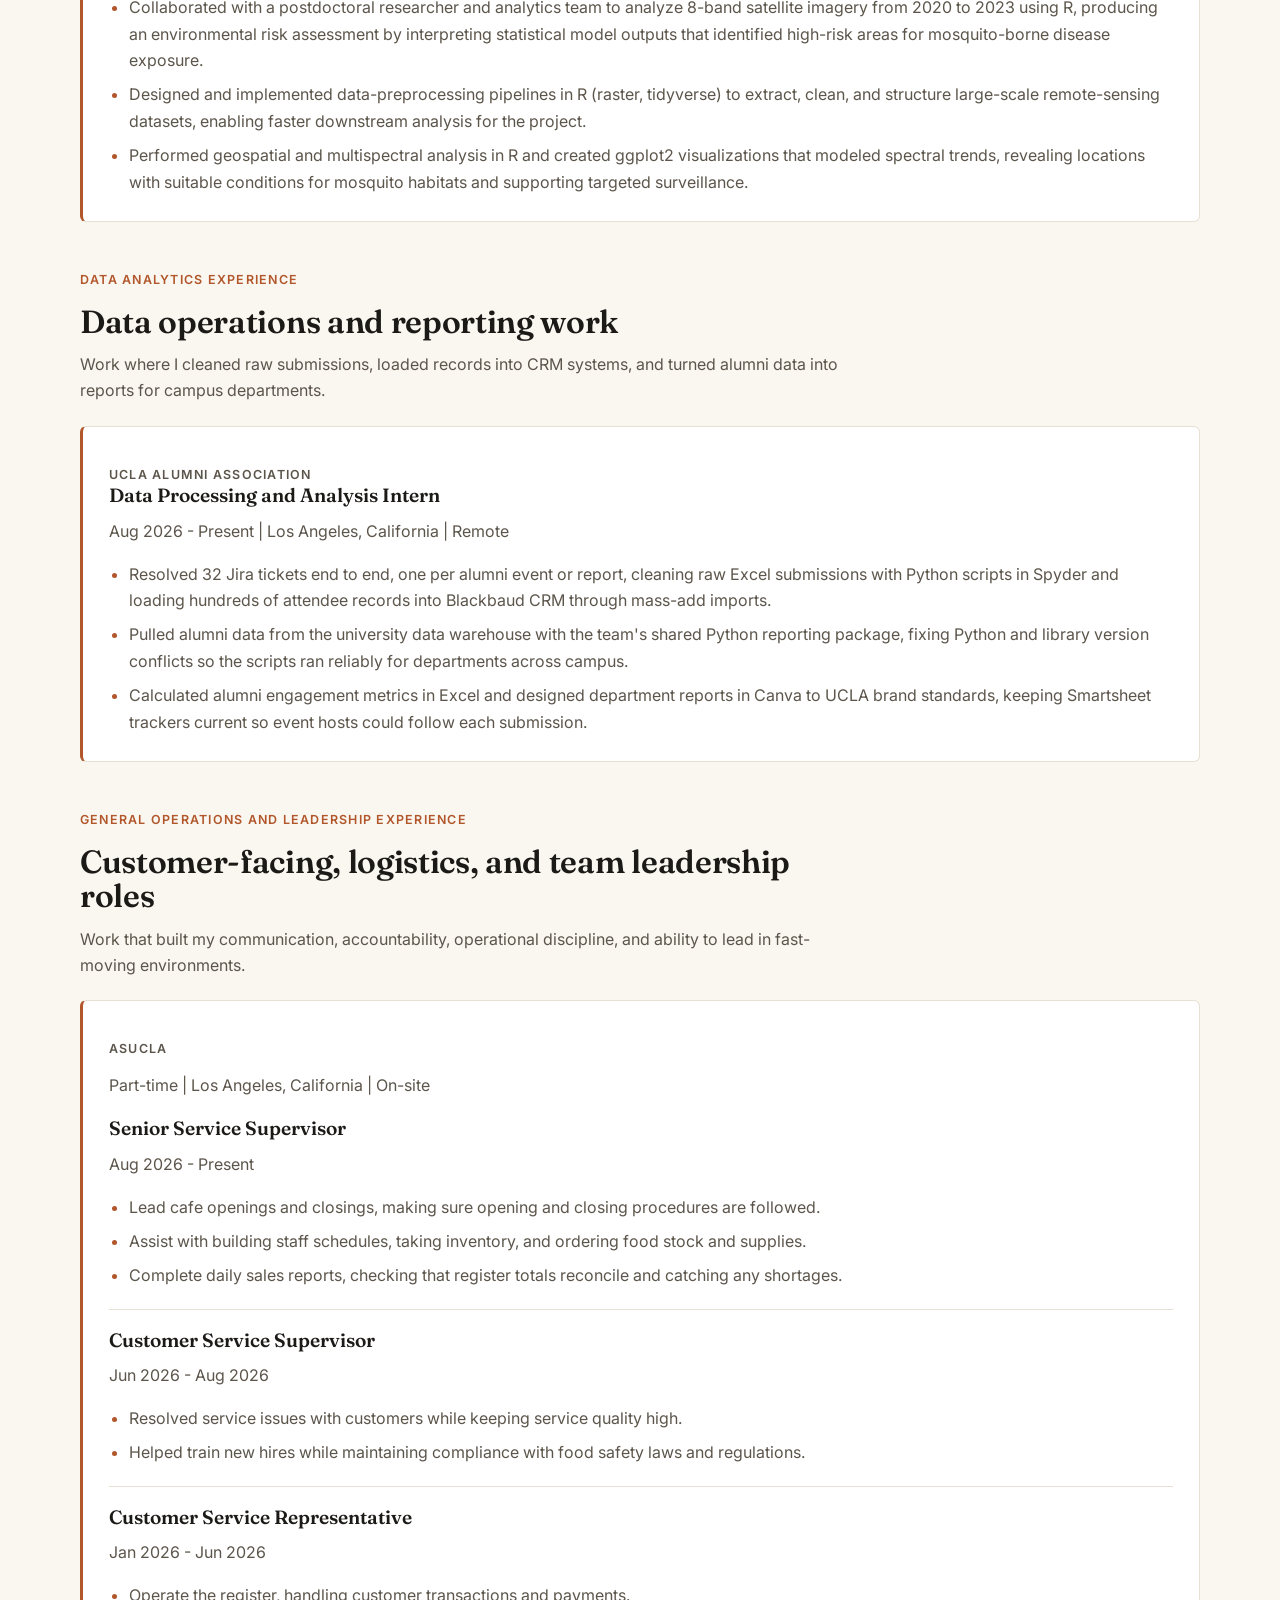
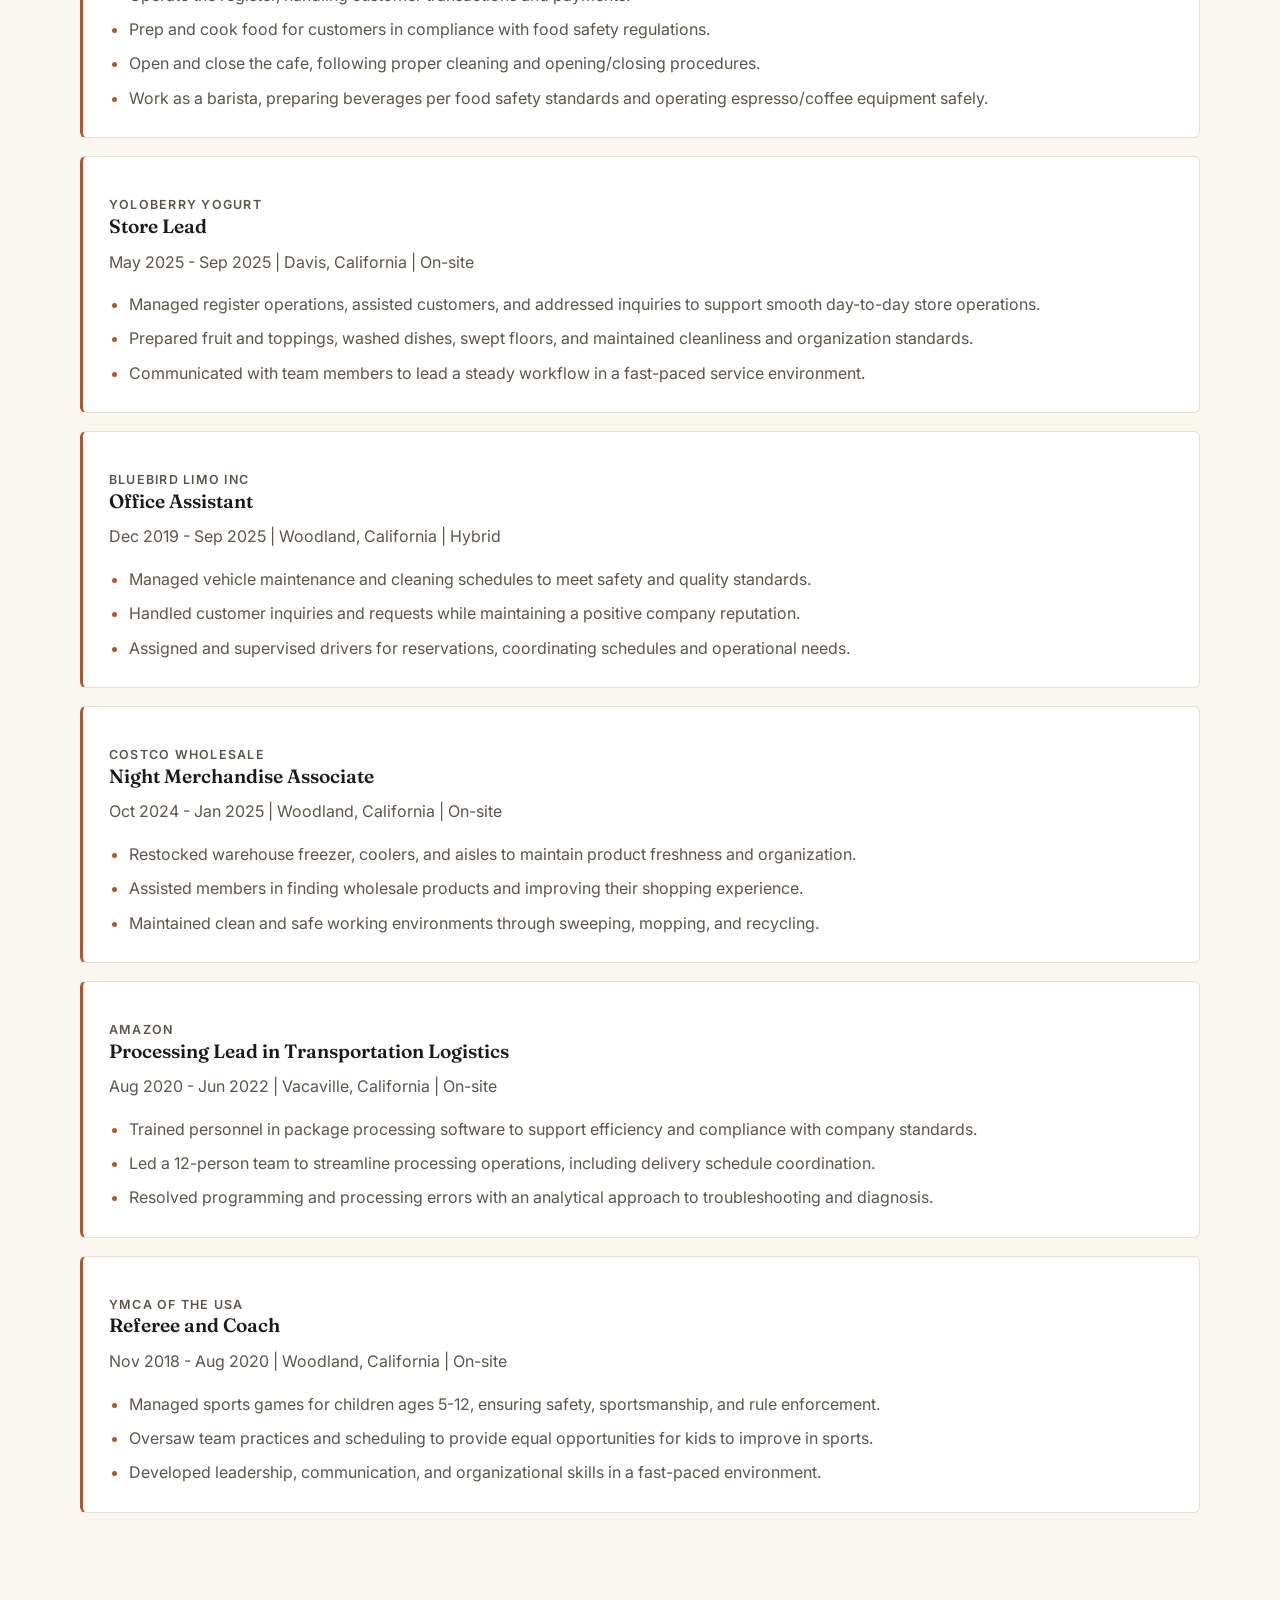
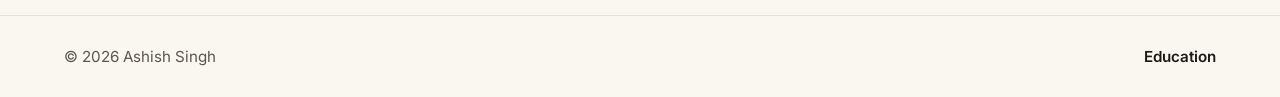
<file: experience.html>
<!DOCTYPE html>
<html lang="en">
  <head>
    <meta charset="UTF-8" />
    <meta name="viewport" content="width=device-width, initial-scale=1.0" />
    <title>Experience | Ashish Singh</title>
    <meta
      name="description"
      content="Ashish Singh's work experience in data analytics, AI/ML research, and operations, including roles at Vetology, UCLA Alumni Association, and VectorSurv."
    />
    <link rel="canonical" href="https://aashishssingh.github.io/ashish-singh-portfolio.github.io/experience.html" />
    <meta property="og:type" content="website" />
    <meta property="og:title" content="Experience | Ashish Singh" />
    <meta
      property="og:description"
      content="Ashish Singh's work experience in data analytics, AI/ML research, and operations."
    />
    <meta property="og:url" content="https://aashishssingh.github.io/ashish-singh-portfolio.github.io/experience.html" />
    <meta
      property="og:image"
      content="https://aashishssingh.github.io/ashish-singh-portfolio.github.io/assets/og-image.jpg"
    />
    <meta name="twitter:card" content="summary_large_image" />
    <meta name="twitter:title" content="Experience | Ashish Singh" />
    <meta
      name="twitter:description"
      content="Ashish Singh's work experience in data analytics, AI/ML research, and operations."
    />
    <meta
      name="twitter:image"
      content="https://aashishssingh.github.io/ashish-singh-portfolio.github.io/assets/og-image.jpg"
    />
    <link rel="stylesheet" href="style.css" />
  </head>
  <body>
    <header class="site-header">
      <a class="brand" href="index.html" aria-label="Go to home">
        <span class="brand-mark">AS</span>
        <span>Ashish Singh</span>
      </a>

      <button class="nav-toggle" type="button" aria-expanded="false" aria-controls="site-nav">
        <span class="sr-only">Toggle navigation</span>
        <span></span>
        <span></span>
        <span></span>
      </button>

      <nav id="site-nav" class="site-nav" aria-label="Primary navigation">
        <a href="index.html" data-page="home">Home</a>
        <a href="about.html" data-page="about">About Me</a>
        <a href="skills.html" data-page="skills">Skills</a>
        <a href="projects.html" data-page="projects">Projects</a>
        <a href="education.html" data-page="education">Education</a>
        <a href="experience.html" data-page="experience">Experience</a>
        <a href="contact.html" data-page="contact">Contact</a>
      </nav>
    </header>

    <main class="page-main" data-page="experience">
      <section class="section page-section resume-section">
        <div class="resume-panel">
          <div>
            <p class="eyebrow">Experience</p>
            <h1>Applied analytics, research, operations, and team leadership experience.</h1>
            <p>
              Work across LLM evaluation, remote-sensing research, alumni data
              operations and reporting, and customer-facing team leadership. This page
              focuses on the roles behind the resume.
            </p>
          </div>
          <div class="resume-actions">
            <a class="button primary" href="resume.pdf" target="_blank" rel="noreferrer">Open Resume</a>
            <a class="button light" href="https://www.linkedin.com/in/ashish-530singh" target="_blank" rel="noreferrer">View LinkedIn</a>
          </div>
        </div>
        <div class="experience-groups">
          <section class="experience-group" aria-labelledby="ai-ml-research-experience">
            <div class="experience-group-heading">
              <p class="eyebrow">AI/ML and Research Experience</p>
              <h2 id="ai-ml-research-experience">LLM evaluation, spatial data, and modeling pipelines</h2>
              <p>
                Technical experience using large language models, statistical
                programming, geospatial data, preprocessing pipelines, and visual
                analysis.
              </p>
            </div>
            <div class="resume-details">
              <article class="resume-card">
                <p class="eyebrow">Vetology (AI + Teleradiology)</p>
                <h3>AI/ML Intern, LLM Evaluation</h3>
                <p>Jun 2026 - Aug 2026 | Los Angeles, California | Remote</p>
                <ul>
                  <li>Built a Python application that used large language models (OpenAI GPT-4o-mini, temperature 0) to classify free-text veterinary radiology reports across 52 diagnostic conditions in three datasets (canine thorax 21, feline thorax 21, canine abdomen 10), scoring each condition in its own call with nine shared rules and JSON-configurable prompts.</li>
                  <li>Hand-scored 50 reports per dataset (150 total) to build a gold standard of 2,600 condition-level labels, and generated per-condition confusion matrices (accuracy, sensitivity, specificity) in Vetology's output template.</li>
                  <li>Validated the pipeline with an offline keyword-heuristic baseline that scored 91%, 96%, and 88% accuracy on canine thorax, feline thorax, and canine abdomen, then showed those scores overstate performance: positives made up only 10%, 7%, and 4% of labels, so answering "normal" every time would score 90%, 93%, and 96%.</li>
                  <li>Found that the legacy radiologist labels in the source files disagreed with the hand-scored gold standard in about 40% of canine thorax cells.</li>
                  <li>Concluded that two limits drive the high scores: the gold standard came from a non-radiologist, and the data has few positive cases, so models can lean on negative predictions. Recommended a professional radiologist review of the gold standard and a fix for the class imbalance and negative bias before the next evaluation.</li>
                  <li>Rebuilt the original 231-line script with Claude Code as a modular package with five unit tests, eight-worker concurrency, and a response cache, replaced a hard-coded API key with environment variables, and documented how manual coding compared with AI-assisted development.</li>
                  <li>Shipped the codebase to GitHub with controls that keep Vetology data and credentials out of the repository, then presented the methodology, results, and recommendations to the Vetology team.</li>
                </ul>
              </article>
              <article class="resume-card">
                <p class="eyebrow">VectorSurv (UCD)</p>
                <h3>Research Assistant</h3>
                <p>Aug 2024 - May 2025 | Davis, California</p>
                <ul>
                  <li>Collaborated with a postdoctoral researcher and analytics team to analyze 8-band satellite imagery from 2020 to 2023 using R, producing an environmental risk assessment by interpreting statistical model outputs that identified high-risk areas for mosquito-borne disease exposure.</li>
                  <li>Designed and implemented data-preprocessing pipelines in R (raster, tidyverse) to extract, clean, and structure large-scale remote-sensing datasets, enabling faster downstream analysis for the project.</li>
                  <li>Performed geospatial and multispectral analysis in R and created ggplot2 visualizations that modeled spectral trends, revealing locations with suitable conditions for mosquito habitats and supporting targeted surveillance.</li>
                </ul>
              </article>
            </div>
          </section>

          <section class="experience-group" aria-labelledby="data-analytics-experience">
            <div class="experience-group-heading">
              <p class="eyebrow">Data Analytics Experience</p>
              <h2 id="data-analytics-experience">Data operations and reporting work</h2>
              <p>
                Work where I cleaned raw submissions, loaded records into CRM systems,
                and turned alumni data into reports for campus departments.
              </p>
            </div>
            <div class="resume-details">
              <article class="resume-card">
                <p class="eyebrow">UCLA Alumni Association</p>
                <h3>Data Processing and Analysis Intern</h3>
                <p>Aug 2026 - Present | Los Angeles, California | Remote</p>
                <ul>
                  <li>Resolved 32 Jira tickets end to end, one per alumni event or report, cleaning raw Excel submissions with Python scripts in Spyder and loading hundreds of attendee records into Blackbaud CRM through mass-add imports.</li>
                  <li>Pulled alumni data from the university data warehouse with the team's shared Python reporting package, fixing Python and library version conflicts so the scripts ran reliably for departments across campus.</li>
                  <li>Calculated alumni engagement metrics in Excel and designed department reports in Canva to UCLA brand standards, keeping Smartsheet trackers current so event hosts could follow each submission.</li>
                </ul>
              </article>
            </div>
          </section>

          <section class="experience-group" aria-labelledby="general-experience">
            <div class="experience-group-heading">
              <p class="eyebrow">General Operations and Leadership Experience</p>
              <h2 id="general-experience">Customer-facing, logistics, and team leadership roles</h2>
              <p>
                Work that built my communication, accountability, operational
                discipline, and ability to lead in fast-moving environments.
              </p>
            </div>
            <div class="resume-details">
              <article class="resume-card">
                <p class="eyebrow">ASUCLA</p>
                <p>Part-time | Los Angeles, California | On-site</p>
                <div class="resume-role">
                  <h3>Senior Service Supervisor</h3>
                  <p>Aug 2026 - Present</p>
                  <ul>
                    <li>Lead cafe openings and closings, making sure opening and closing procedures are followed.</li>
                    <li>Assist with building staff schedules, taking inventory, and ordering food stock and supplies.</li>
                    <li>Complete daily sales reports, checking that register totals reconcile and catching any shortages.</li>
                  </ul>
                </div>
                <div class="resume-role">
                  <h3>Customer Service Supervisor</h3>
                  <p>Jun 2026 - Aug 2026</p>
                  <ul>
                    <li>Resolved service issues with customers while keeping service quality high.</li>
                    <li>Helped train new hires while maintaining compliance with food safety laws and regulations.</li>
                  </ul>
                </div>
                <div class="resume-role">
                  <h3>Customer Service Representative</h3>
                  <p>Jan 2026 - Jun 2026</p>
                  <ul>
                    <li>Operate the register, handling customer transactions and payments.</li>
                    <li>Prep and cook food for customers in compliance with food safety regulations.</li>
                    <li>Open and close the cafe, following proper cleaning and opening/closing procedures.</li>
                    <li>Work as a barista, preparing beverages per food safety standards and operating espresso/coffee equipment safely.</li>
                  </ul>
                </div>
              </article>
              <article class="resume-card">
                <p class="eyebrow">YoloBerry Yogurt</p>
                <h3>Store Lead</h3>
                <p>May 2025 - Sep 2025 | Davis, California | On-site</p>
                <ul>
                  <li>Managed register operations, assisted customers, and addressed inquiries to support smooth day-to-day store operations.</li>
                  <li>Prepared fruit and toppings, washed dishes, swept floors, and maintained cleanliness and organization standards.</li>
                  <li>Communicated with team members to lead a steady workflow in a fast-paced service environment.</li>
                </ul>
              </article>
              <article class="resume-card">
                <p class="eyebrow">Bluebird Limo Inc</p>
                <h3>Office Assistant</h3>
                <p>Dec 2019 - Sep 2025 | Woodland, California | Hybrid</p>
                <ul>
                  <li>Managed vehicle maintenance and cleaning schedules to meet safety and quality standards.</li>
                  <li>Handled customer inquiries and requests while maintaining a positive company reputation.</li>
                  <li>Assigned and supervised drivers for reservations, coordinating schedules and operational needs.</li>
                </ul>
              </article>
              <article class="resume-card">
                <p class="eyebrow">Costco Wholesale</p>
                <h3>Night Merchandise Associate</h3>
                <p>Oct 2024 - Jan 2025 | Woodland, California | On-site</p>
                <ul>
                  <li>Restocked warehouse freezer, coolers, and aisles to maintain product freshness and organization.</li>
                  <li>Assisted members in finding wholesale products and improving their shopping experience.</li>
                  <li>Maintained clean and safe working environments through sweeping, mopping, and recycling.</li>
                </ul>
              </article>
              <article class="resume-card">
                <p class="eyebrow">Amazon</p>
                <h3>Processing Lead in Transportation Logistics</h3>
                <p>Aug 2020 - Jun 2022 | Vacaville, California | On-site</p>
                <ul>
                  <li>Trained personnel in package processing software to support efficiency and compliance with company standards.</li>
                  <li>Led a 12-person team to streamline processing operations, including delivery schedule coordination.</li>
                  <li>Resolved programming and processing errors with an analytical approach to troubleshooting and diagnosis.</li>
                </ul>
              </article>
              <article class="resume-card">
                <p class="eyebrow">YMCA of the USA</p>
                <h3>Referee and Coach</h3>
                <p>Nov 2018 - Aug 2020 | Woodland, California | On-site</p>
                <ul>
                  <li>Managed sports games for children ages 5-12, ensuring safety, sportsmanship, and rule enforcement.</li>
                  <li>Oversaw team practices and scheduling to provide equal opportunities for kids to improve in sports.</li>
                  <li>Developed leadership, communication, and organizational skills in a fast-paced environment.</li>
                </ul>
              </article>
            </div>
          </section>
        </div>
      </section>
    </main>

    <footer class="site-footer">
      <p>&copy; <span id="year"></span> Ashish Singh</p>
      <a href="education.html">Education</a>
    </footer>

    <script src="script.js"></script>
  </body>
</html>
</file>
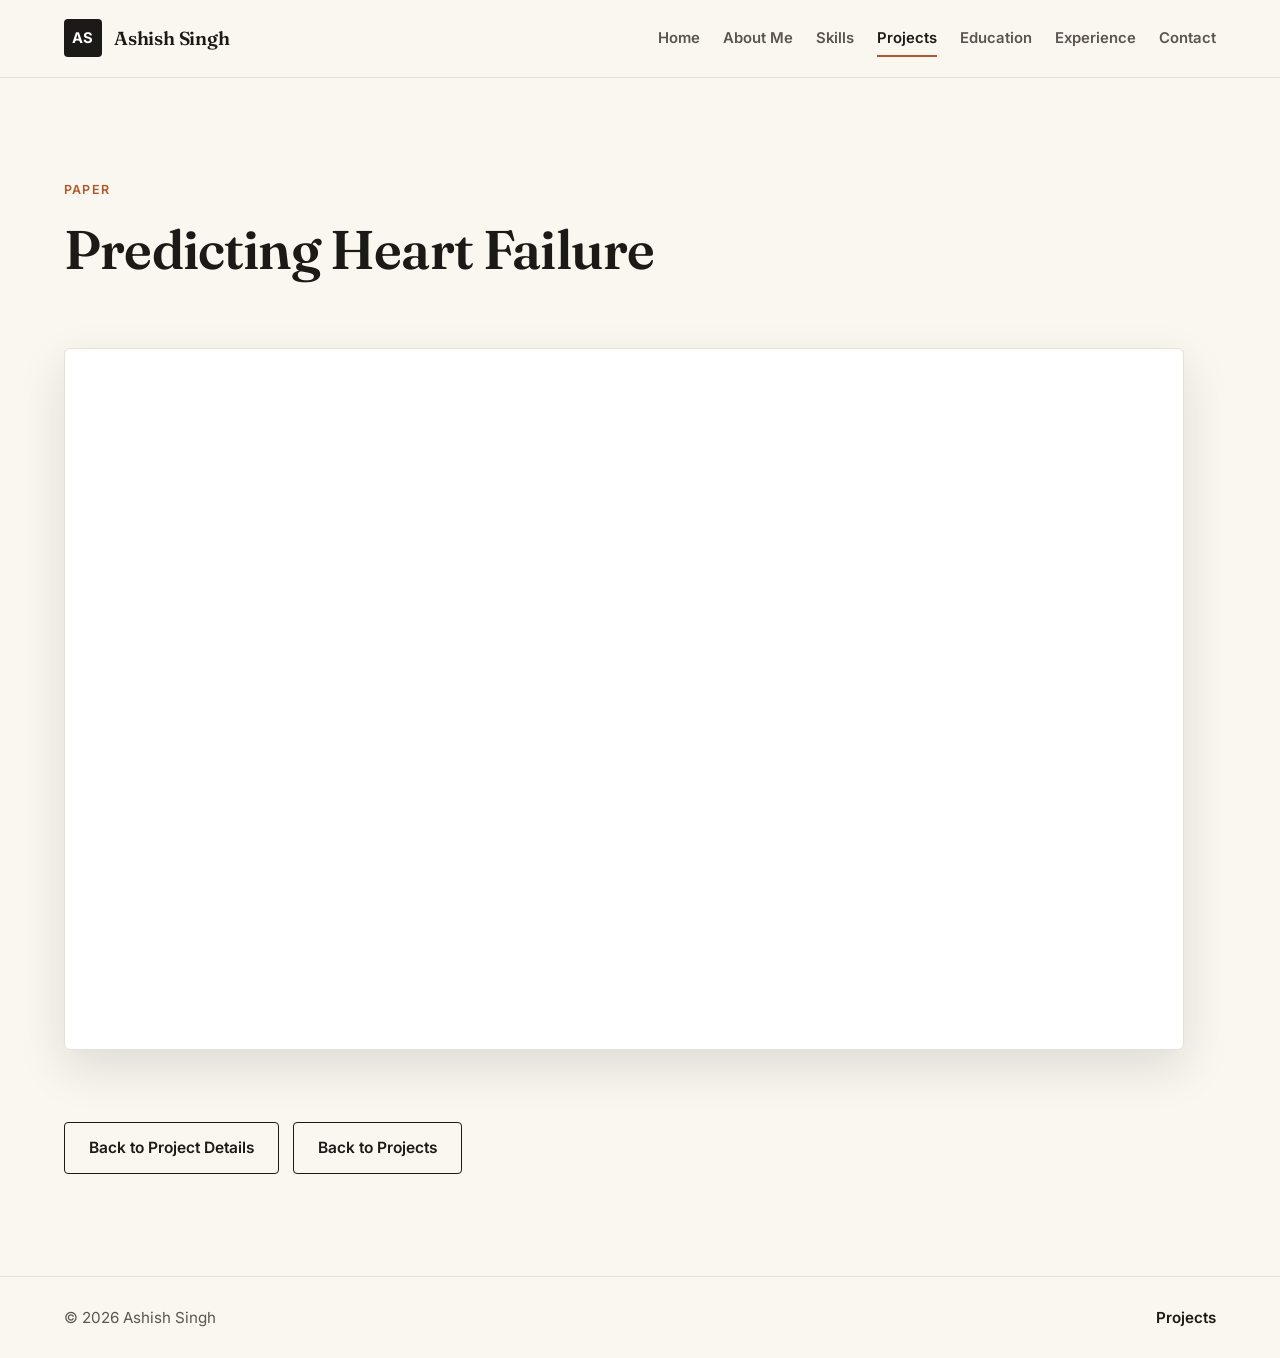
<file: heart-failure-paper.html>
<!DOCTYPE html>
<html lang="en">
  <head>
    <meta charset="UTF-8" />
    <meta name="viewport" content="width=device-width, initial-scale=1.0" />
    <title>Heart Failure Paper | Ashish Singh</title>
    <meta
      name="description"
      content="Research paper on machine learning for actuarial mortality modeling and heart failure risk prediction, by Ashish Singh."
    />
    <link
      rel="canonical"
      href="https://aashishssingh.github.io/ashish-singh-portfolio.github.io/heart-failure-paper.html"
    />
    <meta property="og:type" content="article" />
    <meta property="og:title" content="Heart Failure Paper | Ashish Singh" />
    <meta
      property="og:description"
      content="Research paper on machine learning for actuarial mortality modeling and heart failure risk prediction."
    />
    <meta
      property="og:url"
      content="https://aashishssingh.github.io/ashish-singh-portfolio.github.io/heart-failure-paper.html"
    />
    <meta
      property="og:image"
      content="https://aashishssingh.github.io/ashish-singh-portfolio.github.io/assets/og-image.jpg"
    />
    <meta name="twitter:card" content="summary_large_image" />
    <meta name="twitter:title" content="Heart Failure Paper | Ashish Singh" />
    <meta
      name="twitter:description"
      content="Research paper on machine learning for actuarial mortality modeling and heart failure risk prediction."
    />
    <meta
      name="twitter:image"
      content="https://aashishssingh.github.io/ashish-singh-portfolio.github.io/assets/og-image.jpg"
    />
    <link rel="stylesheet" href="style.css" />
    <script type="application/ld+json">
      {
        "@context": "https://schema.org",
        "@type": "BreadcrumbList",
        "itemListElement": [
          {
            "@type": "ListItem",
            "position": 1,
            "name": "Projects",
            "item": "https://aashishssingh.github.io/ashish-singh-portfolio.github.io/projects.html"
          },
          {
            "@type": "ListItem",
            "position": 2,
            "name": "Predicting Heart Failure",
            "item": "https://aashishssingh.github.io/ashish-singh-portfolio.github.io/heart-failure.html"
          },
          {
            "@type": "ListItem",
            "position": 3,
            "name": "Paper",
            "item": "https://aashishssingh.github.io/ashish-singh-portfolio.github.io/heart-failure-paper.html"
          }
        ]
      }
    </script>
  </head>
  <body>
    <header class="site-header">
      <a class="brand" href="index.html" aria-label="Go to home">
        <span class="brand-mark">AS</span>
        <span>Ashish Singh</span>
      </a>

      <button class="nav-toggle" type="button" aria-expanded="false" aria-controls="site-nav">
        <span class="sr-only">Toggle navigation</span>
        <span></span>
        <span></span>
        <span></span>
      </button>

      <nav id="site-nav" class="site-nav" aria-label="Primary navigation">
        <a href="index.html" data-page="home">Home</a>
        <a href="about.html" data-page="about">About Me</a>
        <a href="skills.html" data-page="skills">Skills</a>
        <a href="projects.html" data-page="projects">Projects</a>
        <a href="education.html" data-page="education">Education</a>
        <a href="experience.html" data-page="experience">Experience</a>
        <a href="contact.html" data-page="contact">Contact</a>
      </nav>
    </header>

    <main class="page-main" data-page="projects">
      <section class="section page-section projects-section">
        <div class="project-detail">
          <div class="section-heading">
            <p class="eyebrow">Paper</p>
            <h1>Predicting Heart Failure</h1>
          </div>
          <section class="paper-viewer" aria-label="Predicting Heart Failure paper">
            <iframe
              class="paper-frame"
              src="assets/heart-failure/heart-failure-actuarial-paper.pdf"
              title="Predicting Heart Failure paper"
            ></iframe>
          </section>
          <div class="page-actions">
            <a class="button secondary" href="heart-failure.html">Back to Project Details</a>
            <a class="button secondary" href="projects.html">Back to Projects</a>
          </div>
        </div>
      </section>
    </main>

    <footer class="site-footer">
      <p>&copy; <span id="year"></span> Ashish Singh</p>
      <a href="projects.html">Projects</a>
    </footer>

    <script src="script.js"></script>
  </body>
</html>
</file>
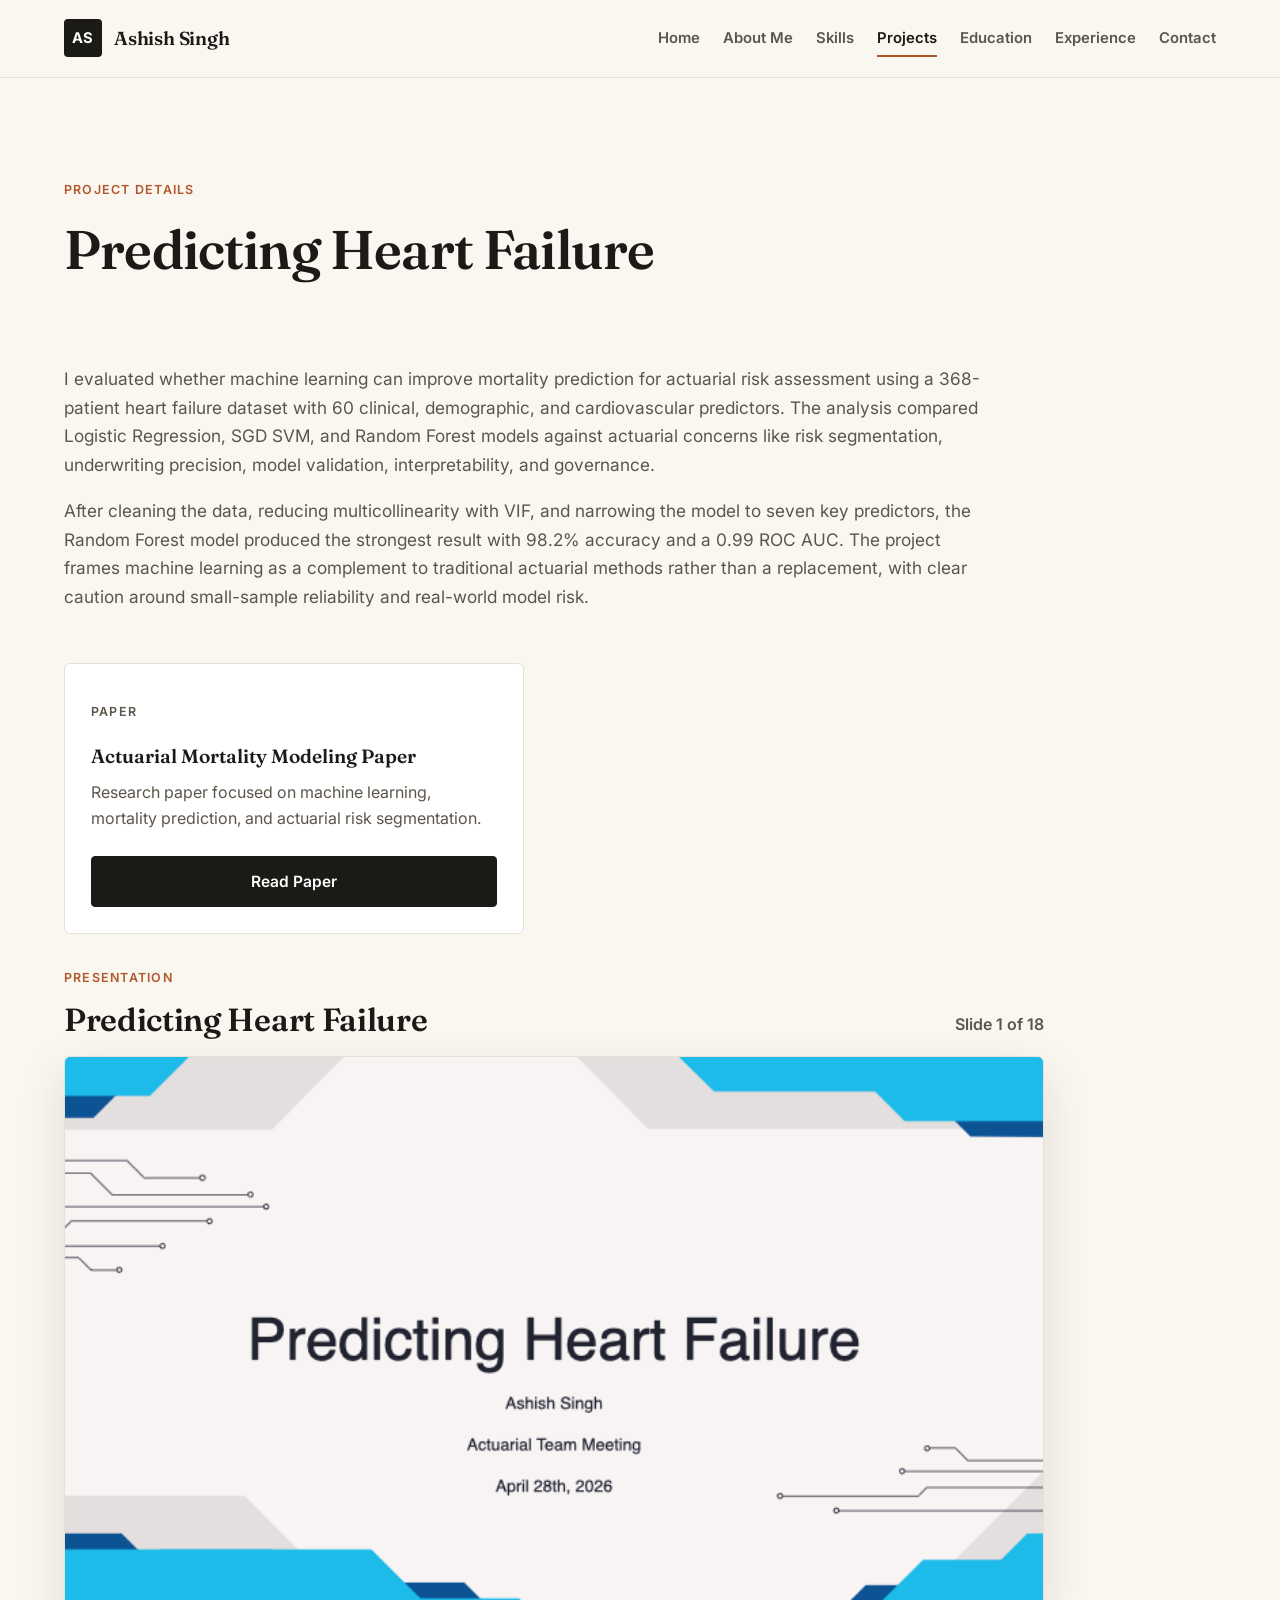
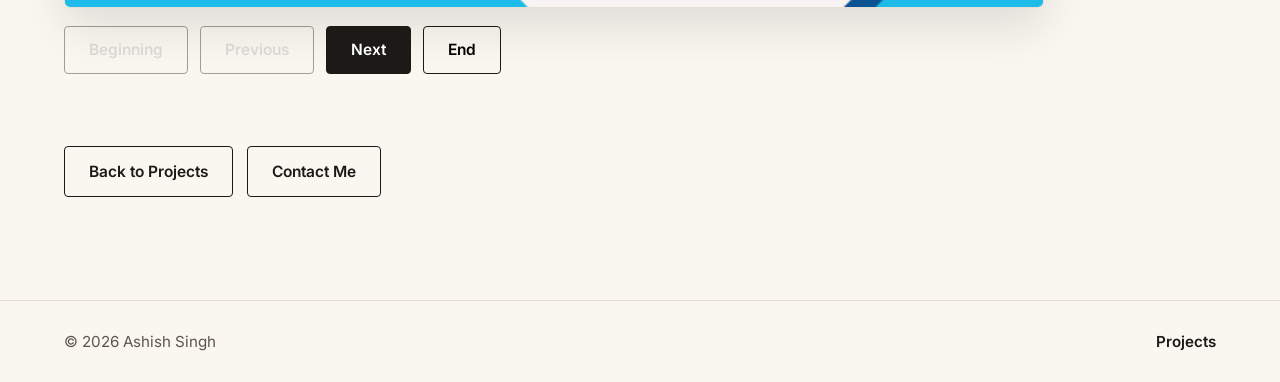
<file: heart-failure.html>
<!DOCTYPE html>
<html lang="en">
  <head>
    <meta charset="UTF-8" />
    <meta name="viewport" content="width=device-width, initial-scale=1.0" />
    <title>Predicting Heart Failure | Ashish Singh</title>
    <meta
      name="description"
      content="A machine learning project by Ashish Singh comparing Logistic Regression, SGD SVM, and Random Forest models to predict heart failure mortality for actuarial risk assessment."
    />
    <link rel="canonical" href="https://aashishssingh.github.io/ashish-singh-portfolio.github.io/heart-failure.html" />
    <meta property="og:type" content="article" />
    <meta property="og:title" content="Predicting Heart Failure | Ashish Singh" />
    <meta
      property="og:description"
      content="A machine learning project comparing Logistic Regression, SGD SVM, and Random Forest models to predict heart failure mortality."
    />
    <meta property="og:url" content="https://aashishssingh.github.io/ashish-singh-portfolio.github.io/heart-failure.html" />
    <meta
      property="og:image"
      content="https://aashishssingh.github.io/ashish-singh-portfolio.github.io/assets/og-image.jpg"
    />
    <meta name="twitter:card" content="summary_large_image" />
    <meta name="twitter:title" content="Predicting Heart Failure | Ashish Singh" />
    <meta
      name="twitter:description"
      content="A machine learning project comparing Logistic Regression, SGD SVM, and Random Forest models to predict heart failure mortality."
    />
    <meta
      name="twitter:image"
      content="https://aashishssingh.github.io/ashish-singh-portfolio.github.io/assets/og-image.jpg"
    />
    <link rel="stylesheet" href="style.css" />
    <script type="application/ld+json">
      {
        "@context": "https://schema.org",
        "@type": "BreadcrumbList",
        "itemListElement": [
          {
            "@type": "ListItem",
            "position": 1,
            "name": "Projects",
            "item": "https://aashishssingh.github.io/ashish-singh-portfolio.github.io/projects.html"
          },
          {
            "@type": "ListItem",
            "position": 2,
            "name": "Predicting Heart Failure",
            "item": "https://aashishssingh.github.io/ashish-singh-portfolio.github.io/heart-failure.html"
          }
        ]
      }
    </script>
  </head>
  <body>
    <header class="site-header">
      <a class="brand" href="index.html" aria-label="Go to home">
        <span class="brand-mark">AS</span>
        <span>Ashish Singh</span>
      </a>

      <button class="nav-toggle" type="button" aria-expanded="false" aria-controls="site-nav">
        <span class="sr-only">Toggle navigation</span>
        <span></span>
        <span></span>
        <span></span>
      </button>

      <nav id="site-nav" class="site-nav" aria-label="Primary navigation">
        <a href="index.html" data-page="home">Home</a>
        <a href="about.html" data-page="about">About Me</a>
        <a href="skills.html" data-page="skills">Skills</a>
        <a href="projects.html" data-page="projects">Projects</a>
        <a href="education.html" data-page="education">Education</a>
        <a href="experience.html" data-page="experience">Experience</a>
        <a href="contact.html" data-page="contact">Contact</a>
      </nav>
    </header>

    <main class="page-main" data-page="projects">
      <section class="section page-section projects-section">
        <div class="project-detail">
          <div class="section-heading">
            <p class="eyebrow">Project Details</p>
            <h1>Predicting Heart Failure</h1>
          </div>
          <div class="project-detail-copy">
            <p>
              I evaluated whether machine learning can improve mortality prediction for
              actuarial risk assessment using a 368-patient heart failure dataset with 60
              clinical, demographic, and cardiovascular predictors. The analysis compared
              Logistic Regression, SGD SVM, and Random Forest models against actuarial
              concerns like risk segmentation, underwriting precision, model validation,
              interpretability, and governance.
            </p>
            <p>
              After cleaning the data, reducing multicollinearity with VIF, and narrowing
              the model to seven key predictors, the Random Forest model produced the
              strongest result with 98.2% accuracy and a 0.99 ROC AUC. The project frames
              machine learning as a complement to traditional actuarial methods rather
              than a replacement, with clear caution around small-sample reliability and
              real-world model risk.
            </p>
          </div>
          <div class="artifact-grid single-artifact" aria-label="Heart Failure project files">
            <article class="artifact-card">
              <div>
                <p class="eyebrow">Paper</p>
                <h3>Actuarial Mortality Modeling Paper</h3>
                <p>Research paper focused on machine learning, mortality prediction, and actuarial risk segmentation.</p>
              </div>
              <a class="button primary" href="heart-failure-paper.html">Read Paper</a>
            </article>
          </div>
          <section class="slide-viewer" aria-label="Predicting Heart Failure slide presentation">
            <div class="slide-viewer-header">
              <div>
                <p class="eyebrow">Presentation</p>
                <h2>Predicting Heart Failure</h2>
              </div>
              <p class="slide-counter" aria-live="polite">
                Slide <span id="current-slide">1</span> of <span id="total-slides">18</span>
              </p>
            </div>
            <div
              class="slide-stage"
              data-slide-base="assets/heart-failure/slides/slides."
              data-slide-count="18"
              data-slide-title="Predicting Heart Failure"
              data-slide-version="heart-failure-20260516"
            >
              <img
                id="presentation-slide"
                src="assets/heart-failure/slides/slides.001.png?v=heart-failure-20260516"
                alt="Predicting Heart Failure slide 1"
              />
            </div>
            <div class="slide-controls">
              <button class="button secondary" type="button" id="first-slide">Beginning</button>
              <button class="button secondary" type="button" id="prev-slide">Previous</button>
              <button class="button primary" type="button" id="next-slide">Next</button>
              <button class="button secondary" type="button" id="last-slide">End</button>
            </div>
          </section>
          <div class="page-actions">
            <a class="button secondary" href="projects.html">Back to Projects</a>
            <a class="button secondary" href="contact.html">Contact Me</a>
          </div>
        </div>
      </section>
    </main>

    <footer class="site-footer">
      <p>&copy; <span id="year"></span> Ashish Singh</p>
      <a href="projects.html">Projects</a>
    </footer>

    <script src="script.js?v=heart-failure-slideshow"></script>
  </body>
</html>
</file>
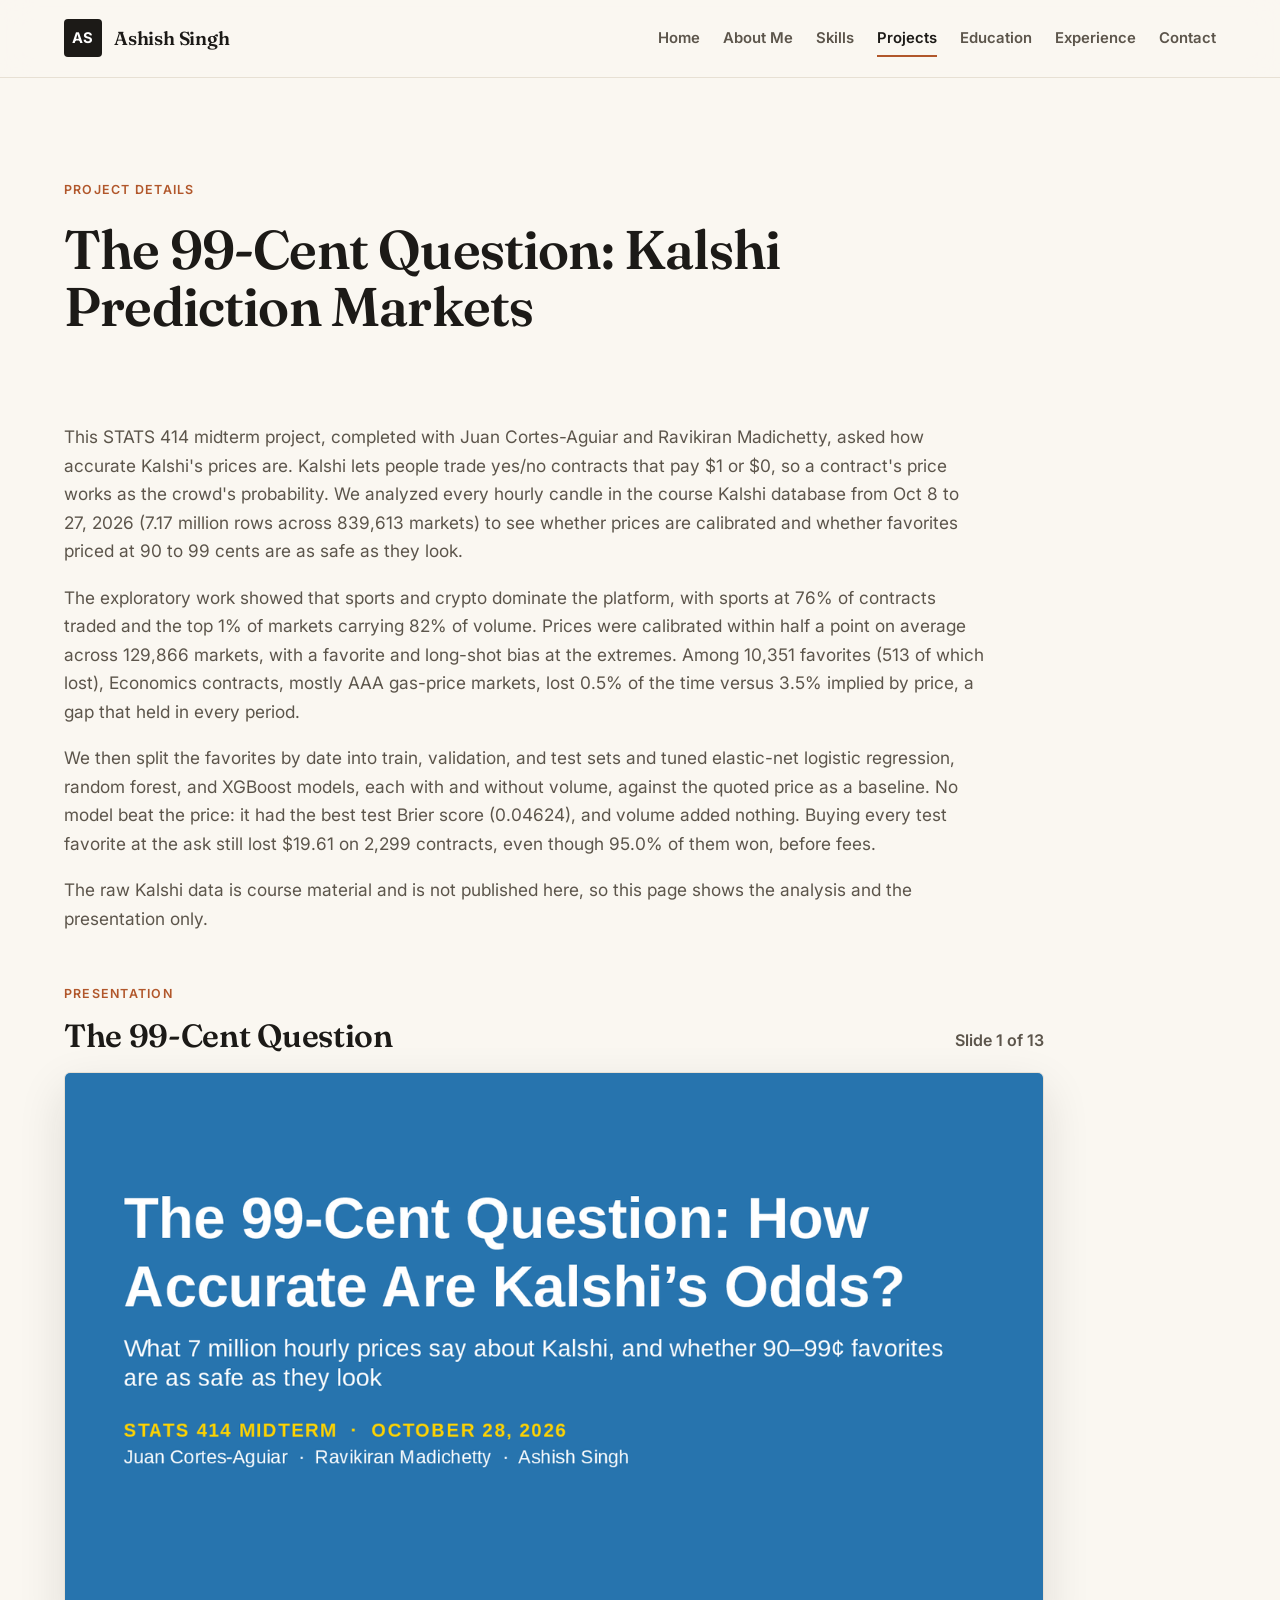
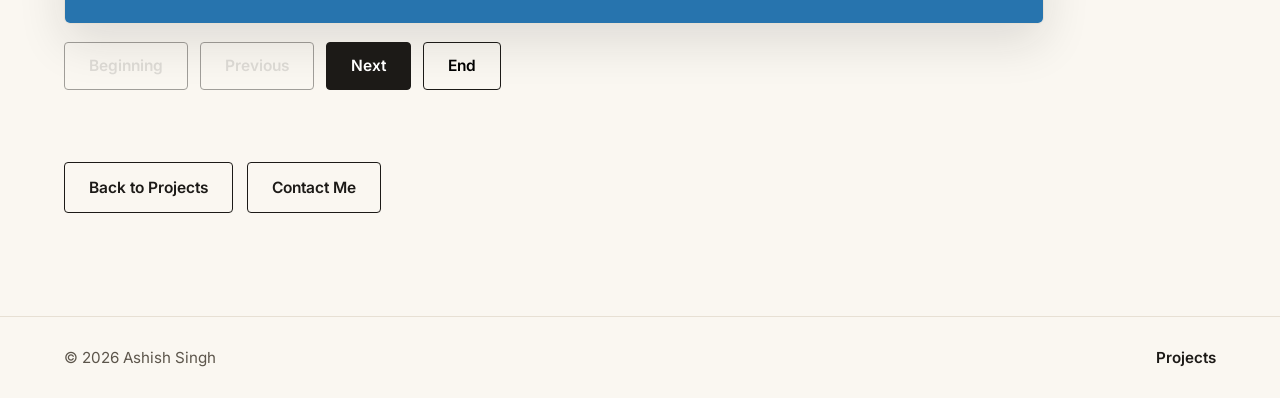
<file: kalshi-prediction-markets.html>
<!DOCTYPE html>
<html lang="en">
  <head>
    <meta charset="UTF-8" />
    <meta name="viewport" content="width=device-width, initial-scale=1.0" />
    <title>The 99-Cent Question: Kalshi Prediction Markets | Ashish Singh</title>
    <meta
      name="description"
      content="A STATS 414 team project testing whether Kalshi prediction-market favorites priced at 90 to 99 cents win as often as their price implies, using 7.17M hourly prices."
    />
    <link
      rel="canonical"
      href="https://aashishssingh.github.io/ashish-singh-portfolio.github.io/kalshi-prediction-markets.html"
    />
    <meta property="og:type" content="article" />
    <meta property="og:title" content="The 99-Cent Question: Kalshi Prediction Markets | Ashish Singh" />
    <meta
      property="og:description"
      content="A STATS 414 team project testing whether Kalshi prediction-market favorites priced at 90 to 99 cents win as often as their price implies."
    />
    <meta
      property="og:url"
      content="https://aashishssingh.github.io/ashish-singh-portfolio.github.io/kalshi-prediction-markets.html"
    />
    <meta
      property="og:image"
      content="https://aashishssingh.github.io/ashish-singh-portfolio.github.io/assets/og-image.jpg"
    />
    <meta name="twitter:card" content="summary_large_image" />
    <meta name="twitter:title" content="The 99-Cent Question: Kalshi Prediction Markets | Ashish Singh" />
    <meta
      name="twitter:description"
      content="A STATS 414 team project testing whether Kalshi prediction-market favorites priced at 90 to 99 cents win as often as their price implies."
    />
    <meta
      name="twitter:image"
      content="https://aashishssingh.github.io/ashish-singh-portfolio.github.io/assets/og-image.jpg"
    />
    <link rel="stylesheet" href="style.css" />
    <script type="application/ld+json">
      {
        "@context": "https://schema.org",
        "@type": "BreadcrumbList",
        "itemListElement": [
          {
            "@type": "ListItem",
            "position": 1,
            "name": "Projects",
            "item": "https://aashishssingh.github.io/ashish-singh-portfolio.github.io/projects.html"
          },
          {
            "@type": "ListItem",
            "position": 2,
            "name": "The 99-Cent Question: Kalshi Prediction Markets",
            "item": "https://aashishssingh.github.io/ashish-singh-portfolio.github.io/kalshi-prediction-markets.html"
          }
        ]
      }
    </script>
  </head>
  <body>
    <header class="site-header">
      <a class="brand" href="index.html" aria-label="Go to home">
        <span class="brand-mark">AS</span>
        <span>Ashish Singh</span>
      </a>

      <button class="nav-toggle" type="button" aria-expanded="false" aria-controls="site-nav">
        <span class="sr-only">Toggle navigation</span>
        <span></span>
        <span></span>
        <span></span>
      </button>

      <nav id="site-nav" class="site-nav" aria-label="Primary navigation">
        <a href="index.html" data-page="home">Home</a>
        <a href="about.html" data-page="about">About Me</a>
        <a href="skills.html" data-page="skills">Skills</a>
        <a href="projects.html" data-page="projects">Projects</a>
        <a href="education.html" data-page="education">Education</a>
        <a href="experience.html" data-page="experience">Experience</a>
        <a href="contact.html" data-page="contact">Contact</a>
      </nav>
    </header>

    <main class="page-main" data-page="projects">
      <section class="section page-section projects-section">
        <div class="project-detail">
          <div class="section-heading">
            <p class="eyebrow">Project Details</p>
            <h1>The 99-Cent Question: Kalshi Prediction Markets</h1>
          </div>
          <div class="project-detail-copy">
            <p>
              This STATS 414 midterm project, completed with Juan Cortes-Aguiar and
              Ravikiran Madichetty, asked how accurate Kalshi's prices are. Kalshi lets
              people trade yes/no contracts that pay $1 or $0, so a contract's price
              works as the crowd's probability. We analyzed every hourly candle in the
              course Kalshi database from Oct 8 to 27, 2026 (7.17 million rows across
              839,613 markets) to see whether prices are calibrated and whether
              favorites priced at 90 to 99 cents are as safe as they look.
            </p>
            <p>
              The exploratory work showed that sports and crypto dominate the platform,
              with sports at 76% of contracts traded and the top 1% of markets carrying
              82% of volume. Prices were calibrated within half a point on average
              across 129,866 markets, with a favorite and long-shot bias at the
              extremes. Among 10,351 favorites (513 of which lost), Economics
              contracts, mostly AAA gas-price markets, lost 0.5% of the time versus 3.5%
              implied by price, a gap that held in every period.
            </p>
            <p>
              We then split the favorites by date into train, validation, and test sets
              and tuned elastic-net logistic regression, random forest, and XGBoost
              models, each with and without volume, against the quoted price as a
              baseline. No model beat the price: it had the best test Brier score
              (0.04624), and volume added nothing. Buying every test favorite at the ask
              still lost $19.61 on 2,299 contracts, even though 95.0% of them won,
              before fees.
            </p>
            <p>
              The raw Kalshi data is course material and is not published here, so this
              page shows the analysis and the presentation only.
            </p>
          </div>
          <section class="slide-viewer" aria-label="The 99-Cent Question slide presentation">
            <div class="slide-viewer-header">
              <div>
                <p class="eyebrow">Presentation</p>
                <h2>The 99-Cent Question</h2>
              </div>
              <p class="slide-counter" aria-live="polite">
                Slide <span id="current-slide">1</span> of <span id="total-slides">13</span>
              </p>
            </div>
            <div
              class="slide-stage"
              data-slide-base="assets/kalshi-prediction-markets/slides/slides."
              data-slide-count="13"
              data-slide-title="The 99-Cent Question"
              data-slide-version="kalshi-20261106"
            >
              <img
                id="presentation-slide"
                src="assets/kalshi-prediction-markets/slides/slides.001.png?v=kalshi-20261106"
                alt="The 99-Cent Question slide 1"
              />
            </div>
            <div class="slide-controls">
              <button class="button secondary" type="button" id="first-slide">Beginning</button>
              <button class="button secondary" type="button" id="prev-slide">Previous</button>
              <button class="button primary" type="button" id="next-slide">Next</button>
              <button class="button secondary" type="button" id="last-slide">End</button>
            </div>
          </section>
          <div class="page-actions">
            <a class="button secondary" href="projects.html">Back to Projects</a>
            <a class="button secondary" href="contact.html">Contact Me</a>
          </div>
        </div>
      </section>
    </main>

    <footer class="site-footer">
      <p>&copy; <span id="year"></span> Ashish Singh</p>
      <a href="projects.html">Projects</a>
    </footer>

    <script src="script.js?v=kalshi-slideshow"></script>
  </body>
</html>
</file>
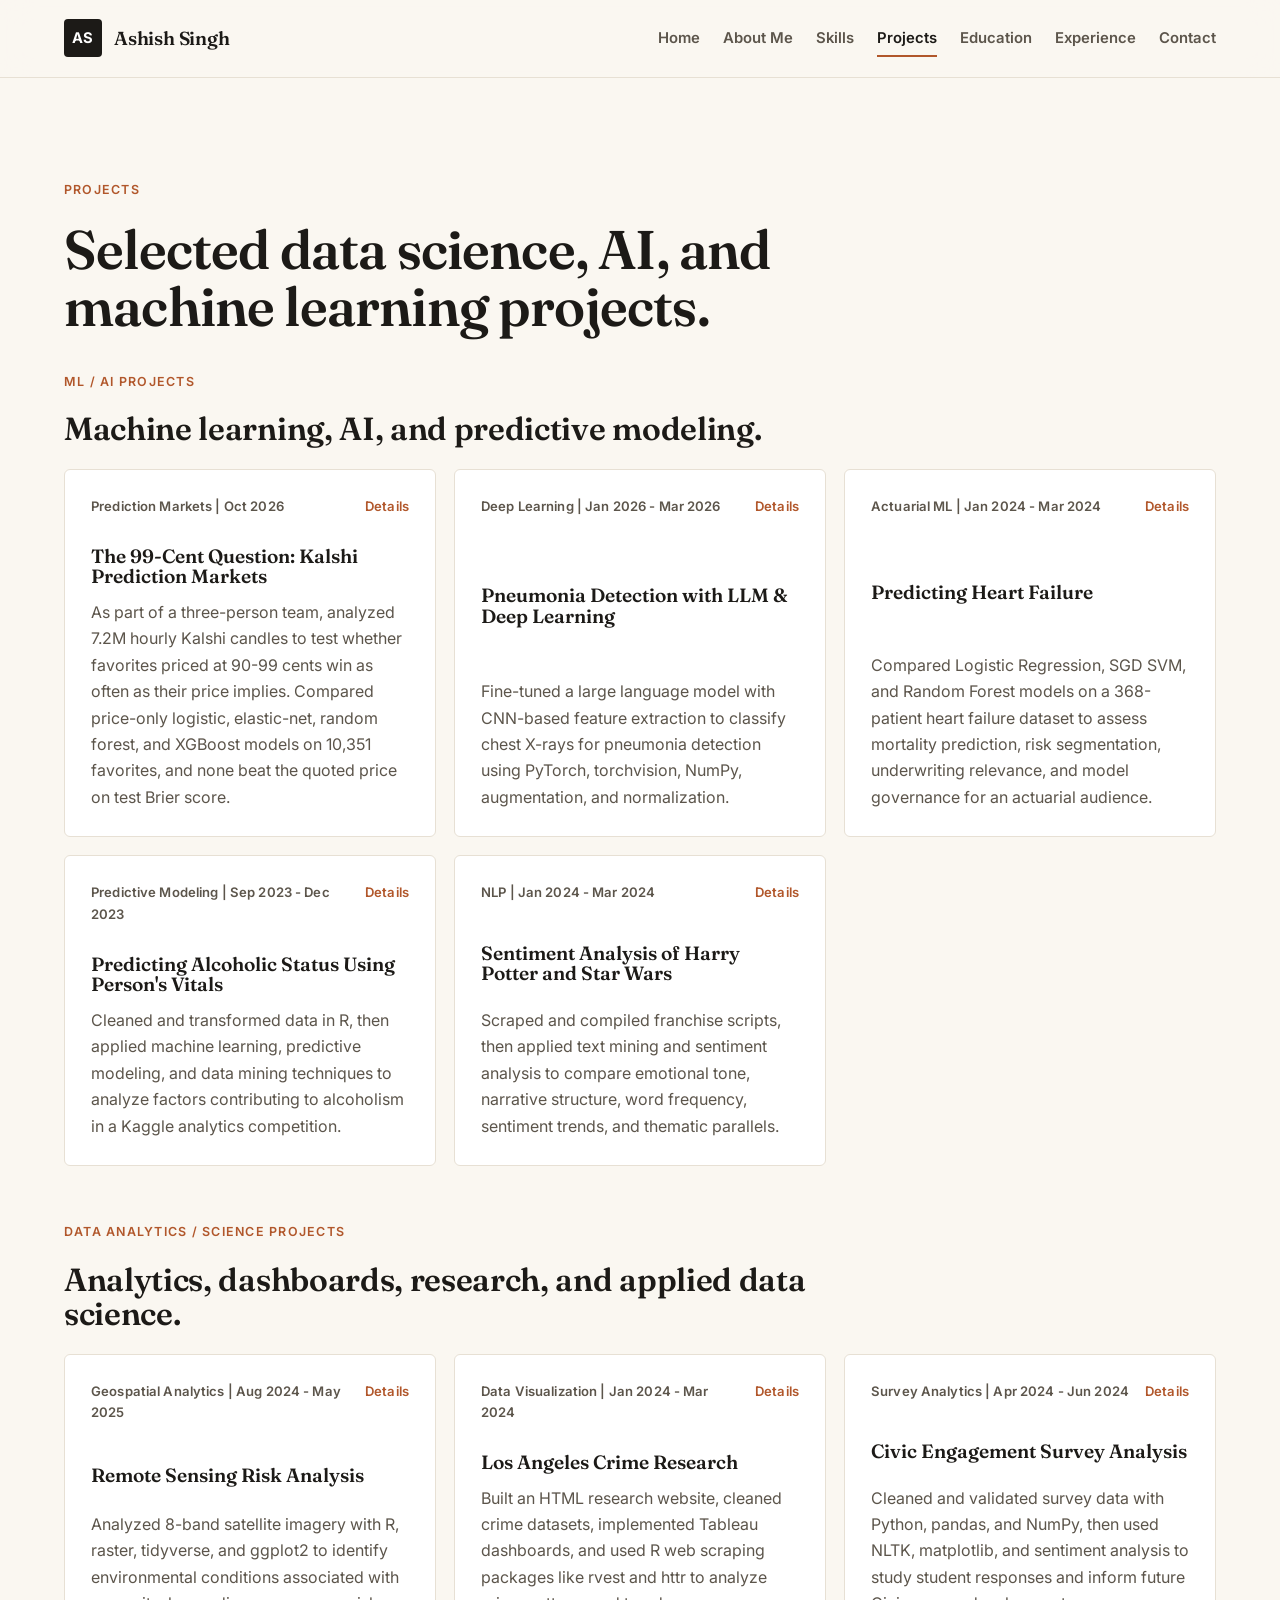
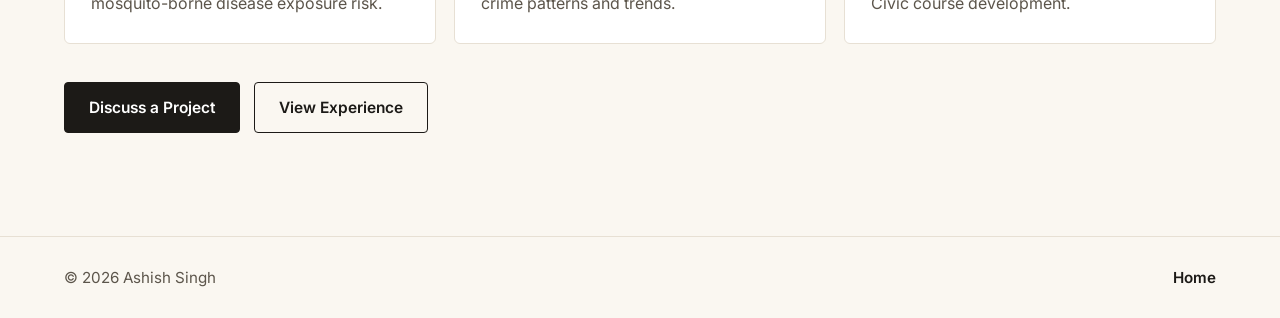
<file: projects.html>
<!DOCTYPE html>
<html lang="en">
  <head>
    <meta charset="UTF-8" />
    <meta name="viewport" content="width=device-width, initial-scale=1.0" />
    <title>Projects | Ashish Singh</title>
    <meta
      name="description"
      content="Selected data science, AI, and machine learning projects by Ashish Singh, including pneumonia detection with deep learning, heart failure mortality modeling, and remote sensing risk analysis."
    />
    <link rel="canonical" href="https://aashishssingh.github.io/ashish-singh-portfolio.github.io/projects.html" />
    <meta property="og:type" content="website" />
    <meta property="og:title" content="Projects | Ashish Singh" />
    <meta
      property="og:description"
      content="Selected data science, AI, and machine learning projects by Ashish Singh."
    />
    <meta property="og:url" content="https://aashishssingh.github.io/ashish-singh-portfolio.github.io/projects.html" />
    <meta
      property="og:image"
      content="https://aashishssingh.github.io/ashish-singh-portfolio.github.io/assets/og-image.jpg"
    />
    <meta name="twitter:card" content="summary_large_image" />
    <meta name="twitter:title" content="Projects | Ashish Singh" />
    <meta
      name="twitter:description"
      content="Selected data science, AI, and machine learning projects by Ashish Singh."
    />
    <meta
      name="twitter:image"
      content="https://aashishssingh.github.io/ashish-singh-portfolio.github.io/assets/og-image.jpg"
    />
    <link rel="stylesheet" href="style.css" />
  </head>
  <body>
    <header class="site-header">
      <a class="brand" href="index.html" aria-label="Go to home">
        <span class="brand-mark">AS</span>
        <span>Ashish Singh</span>
      </a>

      <button class="nav-toggle" type="button" aria-expanded="false" aria-controls="site-nav">
        <span class="sr-only">Toggle navigation</span>
        <span></span>
        <span></span>
        <span></span>
      </button>

      <nav id="site-nav" class="site-nav" aria-label="Primary navigation">
        <a href="index.html" data-page="home">Home</a>
        <a href="about.html" data-page="about">About Me</a>
        <a href="skills.html" data-page="skills">Skills</a>
        <a href="projects.html" data-page="projects">Projects</a>
        <a href="education.html" data-page="education">Education</a>
        <a href="experience.html" data-page="experience">Experience</a>
        <a href="contact.html" data-page="contact">Contact</a>
      </nav>
    </header>

    <main class="page-main" data-page="projects">
      <section class="section page-section projects-section">
        <div class="section-heading">
          <p class="eyebrow">Projects</p>
          <h1>Selected data science, AI, and machine learning projects.</h1>
        </div>
        <div class="project-groups">
          <section class="project-group" aria-labelledby="ml-ai-projects">
            <div class="project-group-heading">
              <p class="eyebrow">ML / AI Projects</p>
              <h2 id="ml-ai-projects">Machine learning, AI, and predictive modeling.</h2>
            </div>
            <div class="projects-grid">
              <article class="project-card">
                <div class="project-topline">
                  <span>Prediction Markets | Oct 2026</span>
                  <a href="kalshi-prediction-markets.html" aria-label="View Kalshi prediction market project details">Details</a>
                </div>
                <h3>The 99-Cent Question: Kalshi Prediction Markets</h3>
                <p>As part of a three-person team, analyzed 7.2M hourly Kalshi candles to test whether favorites priced at 90-99 cents win as often as their price implies. Compared price-only logistic, elastic-net, random forest, and XGBoost models on 10,351 favorites, and none beat the quoted price on test Brier score.</p>
              </article>
              <article class="project-card">
                <div class="project-topline">
                  <span>Deep Learning | Jan 2026 - Mar 2026</span>
                  <a href="contact.html" aria-label="Ask about pneumonia detection project">Details</a>
                </div>
                <h3>Pneumonia Detection with LLM & Deep Learning</h3>
                <p>Fine-tuned a large language model with CNN-based feature extraction to classify chest X-rays for pneumonia detection using PyTorch, torchvision, NumPy, augmentation, and normalization.</p>
              </article>
              <article class="project-card">
                <div class="project-topline">
                  <span>Actuarial ML | Jan 2024 - Mar 2024</span>
                  <a href="heart-failure.html" aria-label="View heart failure actuarial mortality modeling project details">Details</a>
                </div>
                <h3>Predicting Heart Failure</h3>
                <p>Compared Logistic Regression, SGD SVM, and Random Forest models on a 368-patient heart failure dataset to assess mortality prediction, risk segmentation, underwriting relevance, and model governance for an actuarial audience.</p>
              </article>
              <article class="project-card">
                <div class="project-topline">
                  <span>Predictive Modeling | Sep 2023 - Dec 2023</span>
                  <a href="contact.html" aria-label="Ask about alcoholic status project">Details</a>
                </div>
                <h3>Predicting Alcoholic Status Using Person's Vitals</h3>
                <p>Cleaned and transformed data in R, then applied machine learning, predictive modeling, and data mining techniques to analyze factors contributing to alcoholism in a Kaggle analytics competition.</p>
              </article>
              <article class="project-card">
                <div class="project-topline">
                  <span>NLP | Jan 2024 - Mar 2024</span>
                  <a href="contact.html" aria-label="Ask about sentiment analysis project">Details</a>
                </div>
                <h3>Sentiment Analysis of Harry Potter and Star Wars</h3>
                <p>Scraped and compiled franchise scripts, then applied text mining and sentiment analysis to compare emotional tone, narrative structure, word frequency, sentiment trends, and thematic parallels.</p>
              </article>
            </div>
          </section>

          <section class="project-group" aria-labelledby="data-analytics-projects">
            <div class="project-group-heading">
              <p class="eyebrow">Data Analytics / Science Projects</p>
              <h2 id="data-analytics-projects">Analytics, dashboards, research, and applied data science.</h2>
            </div>
            <div class="projects-grid">
              <article class="project-card">
                <div class="project-topline">
                  <span>Geospatial Analytics | Aug 2024 - May 2025</span>
                  <a href="contact.html" aria-label="Ask about remote sensing risk analysis project">Details</a>
                </div>
                <h3>Remote Sensing Risk Analysis</h3>
                <p>Analyzed 8-band satellite imagery with R, raster, tidyverse, and ggplot2 to identify environmental conditions associated with mosquito-borne disease exposure risk.</p>
              </article>
              <article class="project-card">
                <div class="project-topline">
                  <span>Data Visualization | Jan 2024 - Mar 2024</span>
                  <a href="contact.html" aria-label="Ask about Los Angeles crime research project">Details</a>
                </div>
                <h3>Los Angeles Crime Research</h3>
                <p>Built an HTML research website, cleaned crime datasets, implemented Tableau dashboards, and used R web scraping packages like rvest and httr to analyze crime patterns and trends.</p>
              </article>
              <article class="project-card">
                <div class="project-topline">
                  <span>Survey Analytics | Apr 2024 - Jun 2024</span>
                  <a href="civic-engagement.html" aria-label="View civic engagement survey project details">Details</a>
                </div>
                <h3>Civic Engagement Survey Analysis</h3>
                <p>Cleaned and validated survey data with Python, pandas, and NumPy, then used NLTK, matplotlib, and sentiment analysis to study student responses and inform future Civic course development.</p>
              </article>
            </div>
          </section>
        </div>
        <div class="page-actions">
          <a class="button primary" href="contact.html">Discuss a Project</a>
          <a class="button secondary" href="experience.html">View Experience</a>
        </div>
      </section>
    </main>

    <footer class="site-footer">
      <p>&copy; <span id="year"></span> Ashish Singh</p>
      <a href="index.html">Home</a>
    </footer>

    <script src="script.js"></script>
  </body>
</html>
</file>
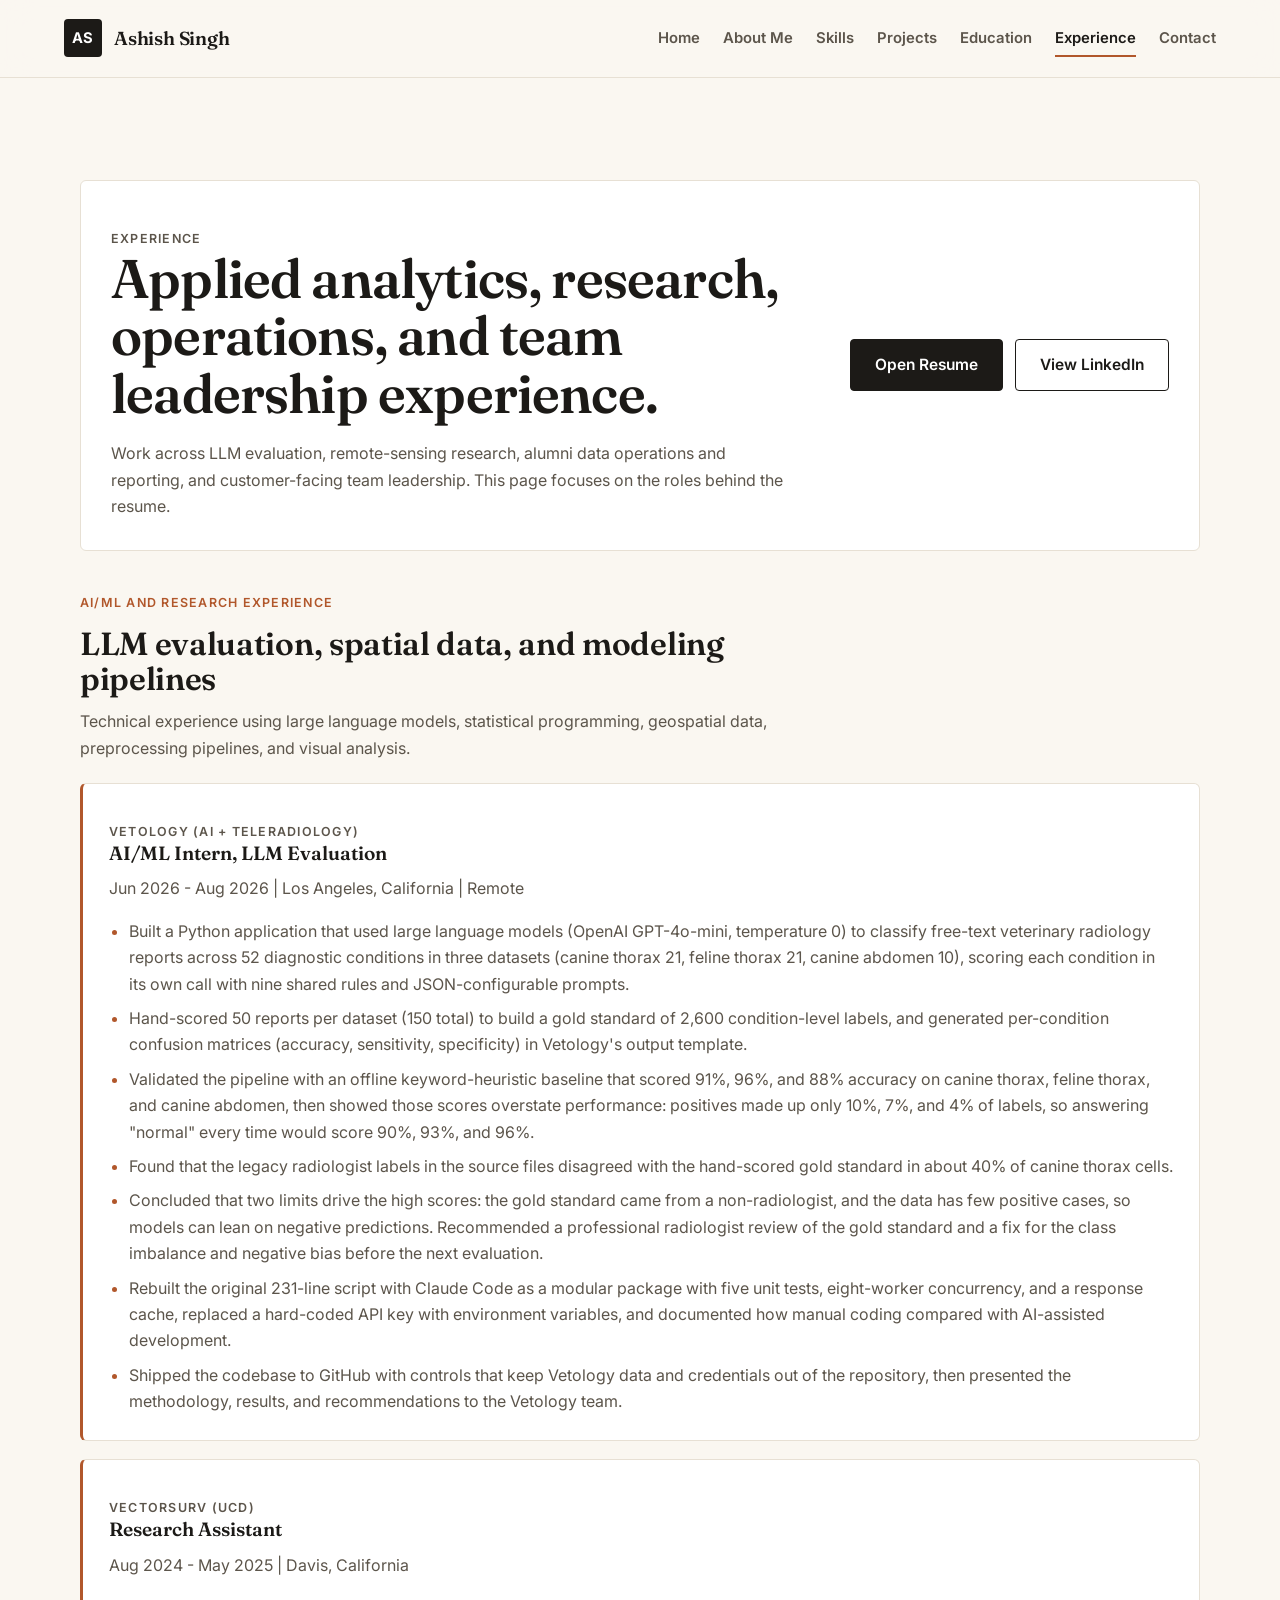
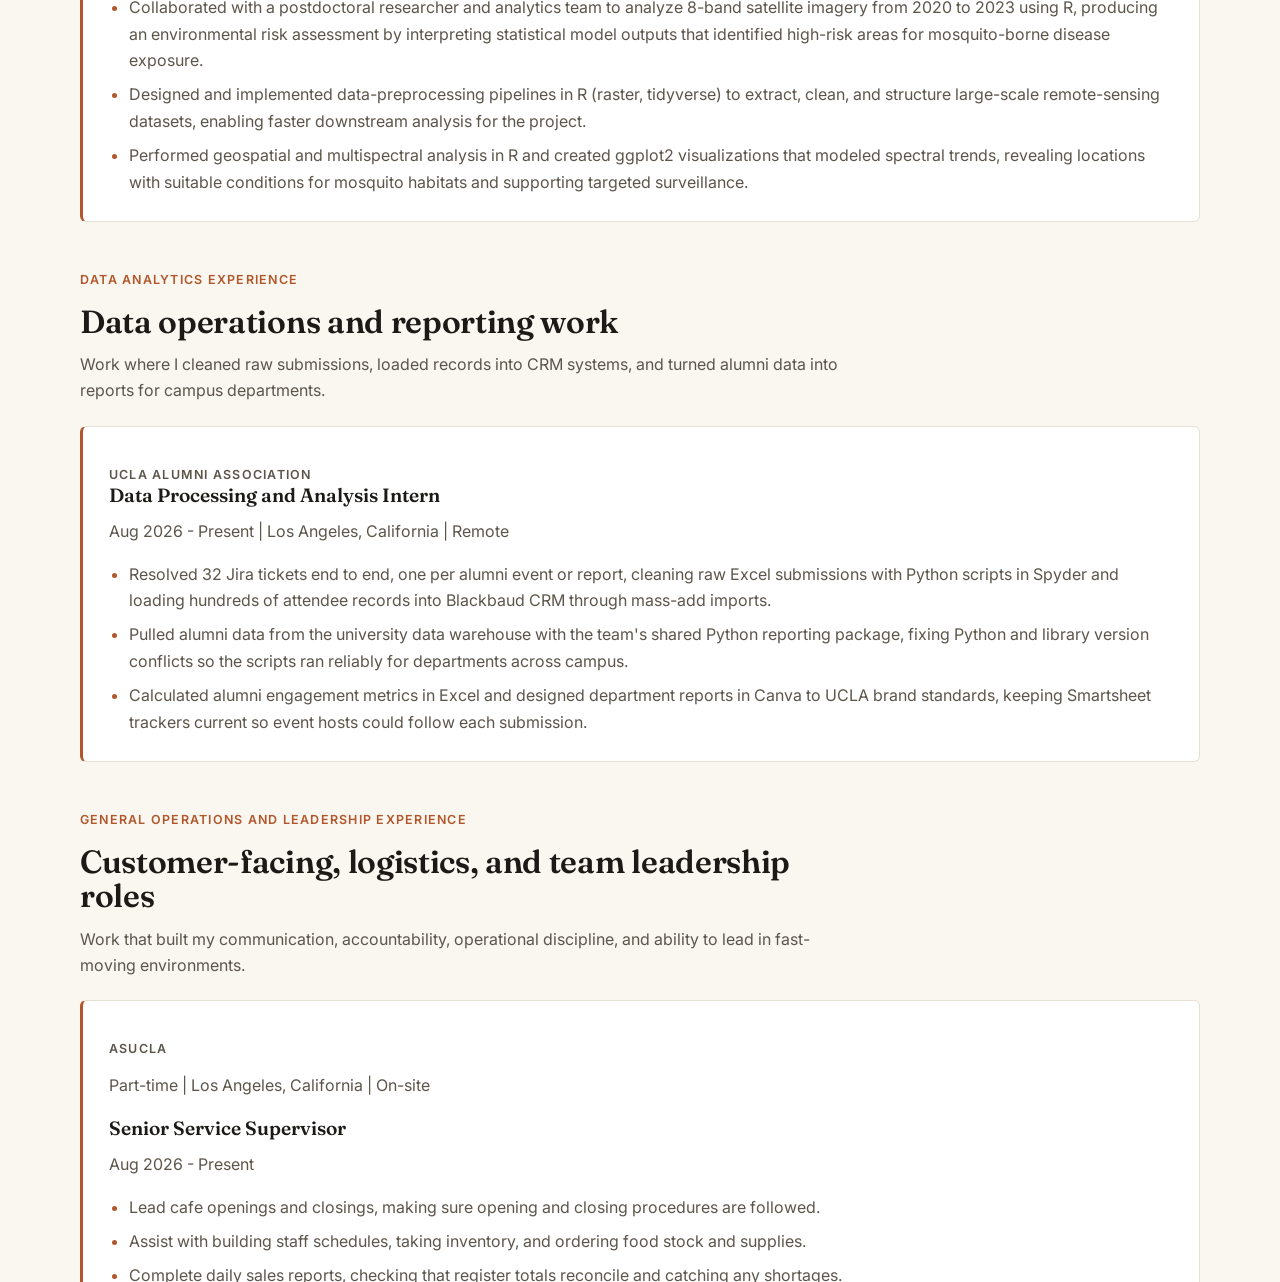
<file: resume.html>
<!DOCTYPE html>
<html lang="en">
  <head>
    <meta charset="UTF-8" />
    <meta name="viewport" content="width=device-width, initial-scale=1.0" />
    <meta http-equiv="refresh" content="0; url=experience.html" />
    <title>Experience | Ashish Singh</title>
    <link rel="canonical" href="experience.html" />
  </head>
  <body>
    <p><a href="experience.html">Continue to Experience</a></p>
  </body>
</html>
</file>
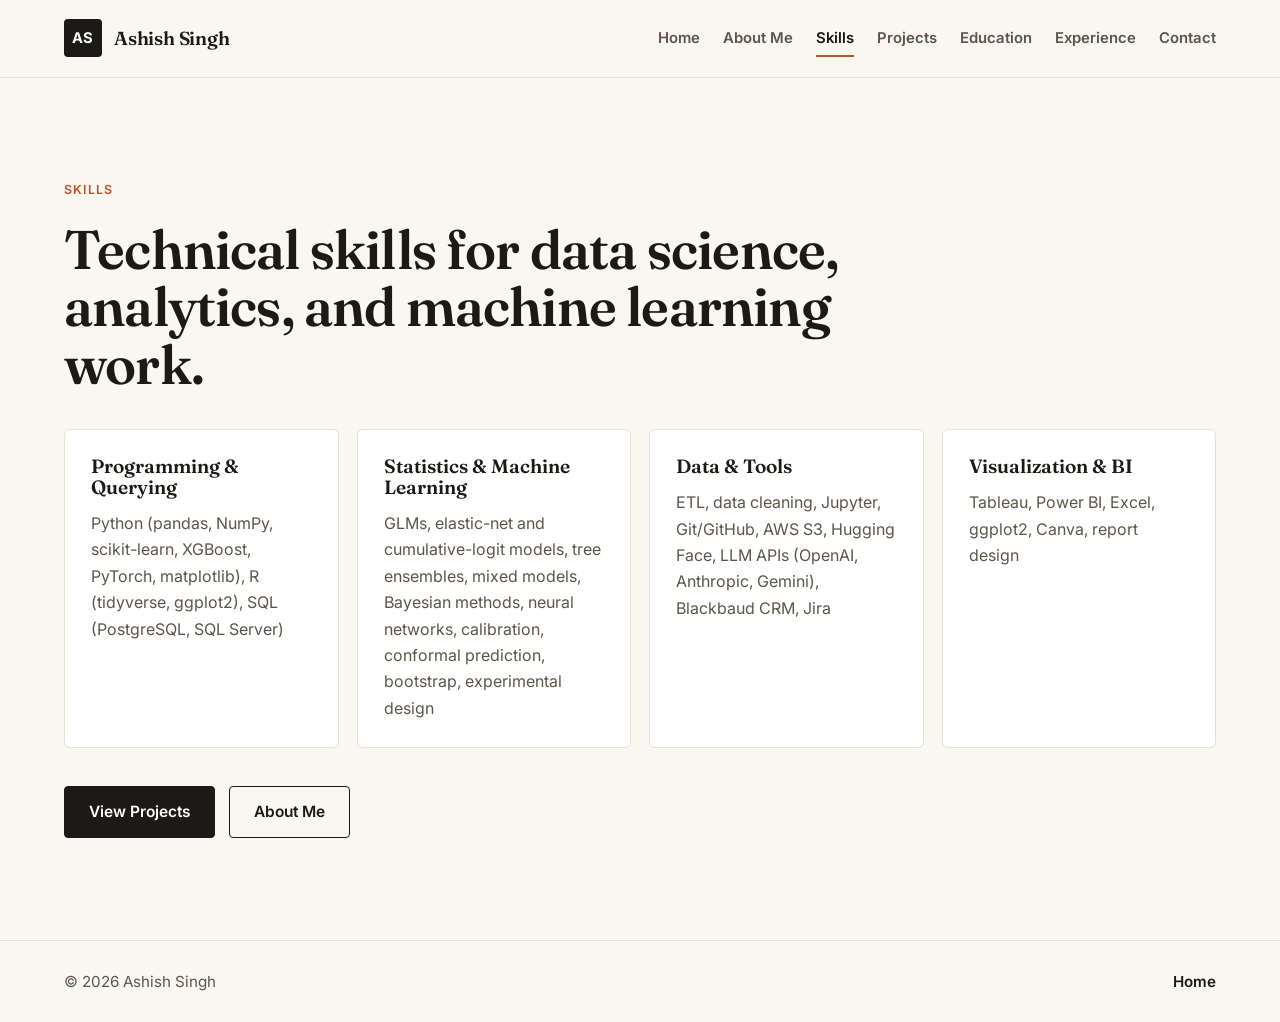
<file: skills.html>
<!DOCTYPE html>
<html lang="en">
  <head>
    <meta charset="UTF-8" />
    <meta name="viewport" content="width=device-width, initial-scale=1.0" />
    <title>Skills | Ashish Singh</title>
    <meta
      name="description"
      content="Technical skills of Ashish Singh in Python, R, SQL, statistics and machine learning, LLM APIs, and tools like Tableau and Power BI."
    />
    <link rel="canonical" href="https://aashishssingh.github.io/ashish-singh-portfolio.github.io/skills.html" />
    <meta property="og:type" content="website" />
    <meta property="og:title" content="Skills | Ashish Singh" />
    <meta
      property="og:description"
      content="Technical skills of Ashish Singh in Python, SQL, R, machine learning, data engineering, and visualization tools."
    />
    <meta property="og:url" content="https://aashishssingh.github.io/ashish-singh-portfolio.github.io/skills.html" />
    <meta
      property="og:image"
      content="https://aashishssingh.github.io/ashish-singh-portfolio.github.io/assets/og-image.jpg"
    />
    <meta name="twitter:card" content="summary_large_image" />
    <meta name="twitter:title" content="Skills | Ashish Singh" />
    <meta
      name="twitter:description"
      content="Technical skills of Ashish Singh in Python, SQL, R, machine learning, data engineering, and visualization tools."
    />
    <meta
      name="twitter:image"
      content="https://aashishssingh.github.io/ashish-singh-portfolio.github.io/assets/og-image.jpg"
    />
    <link rel="stylesheet" href="style.css" />
  </head>
  <body>
    <header class="site-header">
      <a class="brand" href="index.html" aria-label="Go to home">
        <span class="brand-mark">AS</span>
        <span>Ashish Singh</span>
      </a>

      <button class="nav-toggle" type="button" aria-expanded="false" aria-controls="site-nav">
        <span class="sr-only">Toggle navigation</span>
        <span></span>
        <span></span>
        <span></span>
      </button>

      <nav id="site-nav" class="site-nav" aria-label="Primary navigation">
        <a href="index.html" data-page="home">Home</a>
        <a href="about.html" data-page="about">About Me</a>
        <a href="skills.html" data-page="skills">Skills</a>
        <a href="projects.html" data-page="projects">Projects</a>
        <a href="education.html" data-page="education">Education</a>
        <a href="experience.html" data-page="experience">Experience</a>
        <a href="contact.html" data-page="contact">Contact</a>
      </nav>
    </header>

    <main class="page-main" data-page="skills">
      <section class="section page-section skills-section">
        <div class="section-heading">
          <p class="eyebrow">Skills</p>
          <h1>Technical skills for data science, analytics, and machine learning work.</h1>
        </div>
        <div class="skills-grid">
          <article>
            <h3>Programming & Querying</h3>
            <p>Python (pandas, NumPy, scikit-learn, XGBoost, PyTorch, matplotlib), R (tidyverse, ggplot2), SQL (PostgreSQL, SQL Server)</p>
          </article>
          <article>
            <h3>Statistics & Machine Learning</h3>
            <p>GLMs, elastic-net and cumulative-logit models, tree ensembles, mixed models, Bayesian methods, neural networks, calibration, conformal prediction, bootstrap, experimental design</p>
          </article>
          <article>
            <h3>Data & Tools</h3>
            <p>ETL, data cleaning, Jupyter, Git/GitHub, AWS S3, Hugging Face, LLM APIs (OpenAI, Anthropic, Gemini), Blackbaud CRM, Jira</p>
          </article>
          <article>
            <h3>Visualization & BI</h3>
            <p>Tableau, Power BI, Excel, ggplot2, Canva, report design</p>
          </article>
        </div>
        <div class="page-actions">
          <a class="button primary" href="projects.html">View Projects</a>
          <a class="button secondary" href="about.html">About Me</a>
        </div>
      </section>
    </main>

    <footer class="site-footer">
      <p>&copy; <span id="year"></span> Ashish Singh</p>
      <a href="index.html">Home</a>
    </footer>

    <script src="script.js"></script>
  </body>
</html>
</file>
<file: style.css>
@import url("https://fonts.googleapis.com/css2?family=Fraunces:opsz,wght@9..144,500;9..144,600&family=Inter:wght@400;500;600;700&display=swap");

:root {
  --bg: #faf7f1;
  --surface: #ffffff;
  --ink: #1c1a17;
  --muted: #5c554b;
  --line: #e7e0d4;
  --accent: #b1572b;
  --accent-dark: #8f4420;
  --font-display: "Fraunces", Georgia, "Times New Roman", serif;
  --font-body: "Inter", system-ui, -apple-system, Segoe UI, Helvetica, Arial, sans-serif;
  --radius: 6px;
  --radius-sm: 4px;
  --shadow: 0 18px 48px rgba(28, 26, 23, 0.12);
}

* {
  box-sizing: border-box;
}

html {
  min-height: 100%;
}

body {
  margin: 0;
  min-height: 100%;
  background: var(--bg);
  color: var(--ink);
  font-family: var(--font-body);
  line-height: 1.65;
  -webkit-font-smoothing: antialiased;
}

img {
  display: block;
  height: auto;
  max-width: 100%;
}

a {
  color: inherit;
  text-decoration: none;
}

.sr-only {
  position: absolute;
  width: 1px;
  height: 1px;
  padding: 0;
  margin: -1px;
  overflow: hidden;
  clip: rect(0, 0, 0, 0);
  white-space: nowrap;
  border: 0;
}

.site-header {
  position: sticky;
  top: 0;
  z-index: 20;
  display: flex;
  align-items: center;
  justify-content: space-between;
  gap: 24px;
  padding: 18px clamp(18px, 5vw, 64px);
  background: rgba(250, 247, 241, 0.9);
  border-bottom: 1px solid var(--line);
  backdrop-filter: blur(16px);
}

.brand {
  display: inline-flex;
  align-items: center;
  gap: 12px;
  font-family: var(--font-display);
  font-weight: 600;
  font-size: 1.18rem;
  letter-spacing: -0.01em;
}

.brand-mark {
  display: grid;
  width: 38px;
  height: 38px;
  place-items: center;
  border-radius: var(--radius-sm);
  background: var(--ink);
  color: var(--surface);
  font-family: var(--font-body);
  font-size: 0.92rem;
  font-weight: 700;
  letter-spacing: 0.02em;
}

.site-nav {
  display: flex;
  align-items: center;
  gap: clamp(10px, 1.8vw, 24px);
  color: var(--muted);
  font-size: 0.93rem;
  font-weight: 600;
}

.site-nav a {
  position: relative;
  padding: 8px 0;
}

.site-nav a::after {
  position: absolute;
  right: 0;
  bottom: 2px;
  left: 0;
  height: 2px;
  content: "";
  background: var(--accent);
  transform: scaleX(0);
  transform-origin: left;
  transition: transform 180ms ease;
}

.site-nav a:hover,
.site-nav a.active {
  color: var(--ink);
}

.site-nav a:hover::after,
.site-nav a.active::after {
  transform: scaleX(1);
}

.nav-toggle {
  display: none;
  width: 42px;
  height: 42px;
  padding: 9px;
  border: 1px solid var(--line);
  border-radius: var(--radius-sm);
  background: var(--surface);
}

.nav-toggle span:not(.sr-only) {
  display: block;
  height: 2px;
  margin: 5px 0;
  background: var(--ink);
}

.section {
  padding: clamp(56px, 8vw, 104px) clamp(18px, 5vw, 64px);
}

.page-main {
  min-height: calc(100vh - 145px);
}

.page-section {
  min-height: calc(100vh - 145px);
}

.hero {
  display: grid;
  grid-template-columns: minmax(0, 1.1fr) minmax(300px, 0.82fr);
  align-items: center;
  min-height: calc(100vh - 74px);
  gap: clamp(32px, 6vw, 80px);
  padding-top: 44px;
}

.eyebrow {
  margin: 0 0 14px;
  color: var(--accent);
  font-family: var(--font-body);
  font-size: 0.78rem;
  font-weight: 600;
  letter-spacing: 0.1em;
  text-transform: uppercase;
}

h1,
h2,
h3,
p {
  overflow-wrap: anywhere;
}

h1,
h2,
h3 {
  margin: 0;
  font-family: var(--font-display);
  font-weight: 600;
  line-height: 1.08;
}

h1 {
  max-width: 880px;
  font-size: clamp(2.1rem, 4.4vw, 3.4rem);
  letter-spacing: -0.015em;
  line-height: 1.06;
}

h2 {
  max-width: 800px;
  font-size: clamp(1.5rem, 3vw, 2.4rem);
  letter-spacing: -0.01em;
}

h3 {
  font-size: 1.2rem;
}

.hero-copy,
.section-heading + p,
.resume-panel p {
  color: var(--muted);
}

.hero-copy {
  max-width: 620px;
  margin: 22px 0 0;
  font-size: clamp(1.03rem, 1.5vw, 1.18rem);
}

.hero-actions {
  display: flex;
  flex-wrap: wrap;
  gap: 14px;
  margin-top: 30px;
}

.button {
  display: inline-flex;
  align-items: center;
  justify-content: center;
  min-height: 48px;
  padding: 12px 24px;
  border: 1px solid var(--ink);
  border-radius: var(--radius-sm);
  font-family: var(--font-body);
  font-weight: 600;
  font-size: 0.97rem;
  transition: transform 180ms ease, box-shadow 180ms ease, background 180ms ease, color 180ms ease;
}

.button:hover {
  transform: translateY(-2px);
  box-shadow: 0 12px 24px rgba(28, 26, 23, 0.14);
}

.button:disabled {
  cursor: not-allowed;
  opacity: 0.4;
  transform: none;
  box-shadow: none;
}

.button.primary {
  background: var(--ink);
  color: var(--surface);
}

.button.primary:hover {
  background: #2a2620;
}

.button.secondary {
  background: transparent;
}

.button.secondary:hover {
  background: rgba(28, 26, 23, 0.04);
}

.hero-visual {
  position: relative;
}

.hero-visual img {
  width: 100%;
  aspect-ratio: 4 / 5;
  border-radius: var(--radius);
  object-fit: cover;
  object-position: center 36%;
  box-shadow: var(--shadow);
}

.section-heading {
  display: grid;
  gap: 6px;
  margin-bottom: 36px;
}

.about-grid {
  display: grid;
  grid-template-columns: repeat(2, minmax(0, 1fr));
  gap: clamp(24px, 5vw, 68px);
  color: var(--muted);
  font-size: 1.08rem;
}

.about-grid p {
  margin: 0;
}

.personality-grid {
  display: grid;
  grid-template-columns: repeat(4, minmax(0, 1fr));
  gap: 18px;
  margin-top: 44px;
}

.personality-grid article {
  min-height: 220px;
  padding: 26px;
  border: 1px solid var(--line);
  border-radius: var(--radius);
  background: var(--surface);
}

.personality-grid p:not(.eyebrow) {
  margin: 12px 0 0;
  color: var(--muted);
}

.about-photo-section {
  display: grid;
  gap: 24px;
  margin-top: 60px;
}

.about-photo-section .section-heading {
  max-width: 880px;
  margin-bottom: 0;
}

.about-photo-section .section-heading h2 {
  font-size: clamp(1.5rem, 2.5vw, 2.2rem);
}

.about-photo-section .section-heading p:not(.eyebrow) {
  margin: 14px 0 0;
  color: var(--muted);
}

.photo-grid {
  display: grid;
  grid-template-columns: repeat(2, minmax(0, 1fr));
  gap: 18px;
}

.photo-card {
  overflow: hidden;
  margin: 0;
  border: 1px solid var(--line);
  border-radius: var(--radius);
  background: var(--surface);
}

.photo-card.wide {
  grid-column: 1 / -1;
}

.photo-card img {
  width: 100%;
  aspect-ratio: 16 / 9;
  object-fit: cover;
}

.photo-card figcaption {
  padding: 16px 18px 18px;
  color: var(--muted);
  font-size: 0.95rem;
}

.skills-grid,
.projects-grid,
.contact-grid {
  display: grid;
  grid-template-columns: repeat(4, minmax(0, 1fr));
  gap: 18px;
}

.skills-grid article,
.project-card,
.contact-grid a {
  min-height: 180px;
  padding: 26px;
  border: 1px solid var(--line);
  border-radius: var(--radius);
  background: var(--surface);
}

.skills-grid p,
.project-card p {
  margin: 12px 0 0;
  color: var(--muted);
}

.projects-grid {
  grid-template-columns: repeat(3, minmax(0, 1fr));
}

.project-groups {
  display: grid;
  gap: 56px;
}

.project-group {
  display: grid;
  gap: 22px;
}

.project-group-heading {
  display: grid;
  gap: 6px;
}

.project-group-heading h2 {
  max-width: 820px;
  font-size: clamp(1.5rem, 2.5vw, 2.2rem);
}

.project-card {
  display: flex;
  flex-direction: column;
  justify-content: space-between;
  min-height: 260px;
  transition: transform 180ms ease, border-color 180ms ease, box-shadow 180ms ease;
}

.project-card:hover {
  transform: translateY(-4px);
  border-color: var(--accent);
  box-shadow: var(--shadow);
}

.project-topline {
  display: flex;
  align-items: flex-start;
  justify-content: space-between;
  gap: 14px;
  margin-bottom: 28px;
  color: var(--muted);
  font-size: 0.82rem;
  font-weight: 600;
  letter-spacing: 0.01em;
}

.project-topline a {
  color: var(--accent);
}

.project-topline a:hover {
  color: var(--accent-dark);
}

.project-detail {
  display: grid;
  gap: 34px;
}

.project-detail-copy {
  max-width: 920px;
  color: var(--muted);
  font-size: 1.08rem;
}

.project-detail-copy p + p {
  margin-top: 18px;
}

.artifact-grid {
  display: grid;
  grid-template-columns: repeat(2, minmax(0, 1fr));
  gap: 18px;
  max-width: 920px;
}

.artifact-grid.single-artifact {
  grid-template-columns: minmax(0, 460px);
}

.artifact-card {
  display: flex;
  flex-direction: column;
  justify-content: space-between;
  min-height: 220px;
  padding: 26px;
  border: 1px solid var(--line);
  border-radius: var(--radius);
  background: var(--surface);
}

.artifact-card p {
  margin: 12px 0 24px;
  color: var(--muted);
}

.slide-viewer {
  display: grid;
  gap: 18px;
  max-width: 980px;
}

.slide-viewer-header {
  display: flex;
  align-items: end;
  justify-content: space-between;
  gap: 18px;
}

.slide-viewer-header h2 {
  font-size: clamp(1.45rem, 2.5vw, 2.15rem);
}

.slide-counter {
  margin: 0;
  color: var(--muted);
  font-weight: 600;
}

.slide-stage {
  overflow: hidden;
  border: 1px solid var(--line);
  border-radius: var(--radius);
  background: var(--surface);
  box-shadow: var(--shadow);
}

.slide-stage img {
  width: 100%;
  aspect-ratio: 16 / 9;
  object-fit: contain;
  background: var(--surface);
}

.slide-controls {
  display: flex;
  flex-wrap: wrap;
  gap: 12px;
}

.paper-viewer {
  display: grid;
  gap: 18px;
  max-width: 1120px;
}

.paper-frame {
  width: 100%;
  min-height: min(78vh, 980px);
  border: 1px solid var(--line);
  border-radius: var(--radius);
  background: var(--surface);
  box-shadow: var(--shadow);
}

.resume-section {
  background: var(--bg);
  color: var(--ink);
}

.resume-panel {
  display: flex;
  align-items: center;
  justify-content: space-between;
  gap: 28px;
  max-width: 1120px;
  margin: 0 auto;
  padding: 30px;
  border: 1px solid var(--line);
  border-radius: var(--radius);
  background: var(--surface);
}

.resume-details {
  display: grid;
  gap: 18px;
  max-width: 1120px;
  margin: 42px auto 0;
}

.experience-groups {
  display: grid;
  gap: 48px;
  max-width: 1120px;
  margin: 42px auto 0;
}

.experience-group {
  display: grid;
  gap: 22px;
}

.experience-group-heading {
  max-width: 780px;
}

.experience-group-heading h2 {
  font-size: clamp(1.5rem, 2.5vw, 2.15rem);
}

.experience-group-heading p:not(.eyebrow) {
  margin: 12px 0 0;
  color: var(--muted);
}

.experience-group .resume-details {
  margin: 0;
}

.resume-card {
  padding: 26px;
  border: 1px solid var(--line);
  border-left: 3px solid var(--accent);
  border-radius: var(--radius);
  background: var(--surface);
}

.resume-card p {
  margin: 12px 0 0;
  color: var(--muted);
}

.resume-card ul {
  margin: 16px 0 0;
  padding-left: 20px;
  color: var(--muted);
}

.resume-card li::marker {
  color: var(--accent);
}

.resume-card li + li {
  margin-top: 8px;
}

.resume-role {
  margin-top: 20px;
}

.resume-role + .resume-role {
  padding-top: 20px;
  border-top: 1px solid var(--line);
}

.resume-actions {
  display: flex;
  flex: 0 0 auto;
  flex-wrap: wrap;
  gap: 12px;
}

.resume-panel h2 {
  max-width: 720px;
}

.resume-panel p {
  max-width: 680px;
  margin: 18px 0 0;
  color: var(--muted);
}

.resume-panel .button.primary {
  border-color: var(--ink);
  background: var(--ink);
  color: var(--surface);
}

.resume-panel .button.light {
  border-color: var(--ink);
  background: transparent;
  color: var(--ink);
}

.resume-panel .button.light:hover {
  background: rgba(28, 26, 23, 0.04);
}

.education-section {
  background: var(--bg);
}

.education-hero {
  display: grid;
  grid-template-columns: minmax(0, 1fr) minmax(220px, 360px);
  align-items: center;
  gap: clamp(24px, 5vw, 64px);
  max-width: 1120px;
  margin-bottom: 36px;
}

.education-hero .section-heading {
  margin-bottom: 0;
}

.education-spirit {
  margin: 0;
}

.education-spirit img {
  display: block;
  width: 100%;
  height: auto;
  border-radius: var(--radius);
  object-fit: contain;
}

.education-overview,
.coursework-grid {
  display: grid;
  grid-template-columns: repeat(2, minmax(0, 1fr));
  gap: 18px;
  max-width: 1120px;
}

.coursework-column {
  display: flex;
  flex-direction: column;
  gap: 18px;
}

.degree-card,
.course-card {
  border: 1px solid var(--line);
  border-radius: var(--radius);
  background: var(--surface);
}

.degree-card {
  min-height: 170px;
  padding: 26px;
}

.degree-card p {
  margin: 12px 0 0;
  color: var(--muted);
}

.coursework-intro {
  max-width: 820px;
  margin: 54px 0 22px;
}

.coursework-intro h2 {
  font-size: clamp(1.5rem, 2.5vw, 2.2rem);
}

.coursework-intro p {
  margin: 14px 0 0;
  color: var(--muted);
}

.course-card {
  padding: 0;
}

.course-card summary {
  cursor: pointer;
  padding: 22px 24px;
  color: var(--ink);
  font-family: var(--font-display);
  font-weight: 600;
  font-size: 1.08rem;
  list-style-position: outside;
}

.course-card summary::marker {
  color: var(--accent);
}

.course-card summary::-webkit-details-marker {
  color: var(--accent);
}

.course-reveal {
  display: grid;
  grid-template-rows: 0fr;
  transition: grid-template-rows 280ms ease;
}

.course-card[open] .course-reveal {
  grid-template-rows: 1fr;
}

/* While closing, the card is still [open] (content visible) but collapses,
   so the close transition can run before the content is removed. */
.course-card[open].is-collapsing .course-reveal {
  grid-template-rows: 0fr;
}

.course-reveal-inner {
  overflow: hidden;
  min-height: 0;
}

@media (prefers-reduced-motion: reduce) {
  .course-reveal {
    transition: none;
  }
}

.course-card p {
  margin: 0;
  padding: 0 24px 24px;
  color: var(--muted);
}

.course-list {
  display: grid;
  gap: 12px;
  margin: -8px 0 0;
  padding: 0 24px 24px 44px;
  color: var(--muted);
}

.course-list li {
  padding-left: 2px;
}

.course-list li::marker {
  color: var(--accent);
}

.course-list strong {
  color: var(--ink);
}

.contact-grid {
  grid-template-columns: repeat(4, minmax(0, 1fr));
}

.contact-grid a {
  display: flex;
  flex-direction: column;
  justify-content: space-between;
  min-height: 150px;
  color: var(--ink);
  font-size: 1.05rem;
  font-weight: 600;
  transition: transform 180ms ease, border-color 180ms ease;
}

.contact-grid a:hover {
  border-color: var(--accent);
  transform: translateY(-3px);
}

.contact-grid span {
  color: var(--accent);
  font-size: 0.76rem;
  font-weight: 600;
  letter-spacing: 0.1em;
  text-transform: uppercase;
}

.page-actions {
  display: flex;
  flex-wrap: wrap;
  gap: 14px;
  margin-top: 38px;
}

.site-footer {
  display: flex;
  align-items: center;
  justify-content: space-between;
  gap: 16px;
  padding: 28px clamp(18px, 5vw, 64px);
  color: var(--muted);
  border-top: 1px solid var(--line);
  font-size: 0.95rem;
}

.site-footer p {
  margin: 0;
}

.site-footer a {
  color: var(--ink);
  font-weight: 600;
}

.site-footer a:hover {
  color: var(--accent);
}

@media (max-width: 900px) {
  .nav-toggle {
    display: block;
  }

  .site-nav {
    position: absolute;
    top: calc(100% + 1px);
    right: 18px;
    left: 18px;
    display: none;
    flex-direction: column;
    align-items: stretch;
    gap: 0;
    padding: 12px;
    border: 1px solid var(--line);
    border-radius: var(--radius);
    background: var(--surface);
    box-shadow: var(--shadow);
  }

  .site-nav.open {
    display: flex;
  }

  .site-nav a {
    padding: 12px;
  }

  .site-nav a::after {
    display: none;
  }

  .hero {
    grid-template-columns: 1fr;
    min-height: auto;
  }

  .hero-visual img {
    aspect-ratio: 4 / 5;
    max-height: 680px;
    object-position: center 28%;
  }

  .about-grid,
  .projects-grid,
  .contact-grid,
  .artifact-grid,
  .personality-grid,
  .photo-grid,
  .education-hero,
  .education-overview,
  .coursework-grid {
    grid-template-columns: 1fr;
  }

  .education-spirit {
    max-width: 360px;
  }

  .coursework-column {
    display: contents;
  }

  .course-card-probability {
    order: 1;
  }

  .course-card-computing {
    order: 2;
  }

  .course-card-experiments {
    order: 3;
  }

  .course-card-ml {
    order: 4;
  }

  .skills-grid {
    grid-template-columns: repeat(2, minmax(0, 1fr));
  }

  .resume-panel {
    align-items: flex-start;
    flex-direction: column;
  }
}

@media (max-width: 580px) {
  .section {
    padding: 56px 18px;
  }

  .hero {
    padding-top: 42px;
  }

  .hero-visual img {
    aspect-ratio: 3 / 4;
    max-height: 560px;
    object-position: center 24%;
  }

  h1 {
    font-size: 2.1rem;
  }

  .education-spirit {
    max-width: 260px;
  }

  .skills-grid {
    grid-template-columns: 1fr;
  }

  .site-footer {
    align-items: flex-start;
    flex-direction: column;
  }
}
</file>
